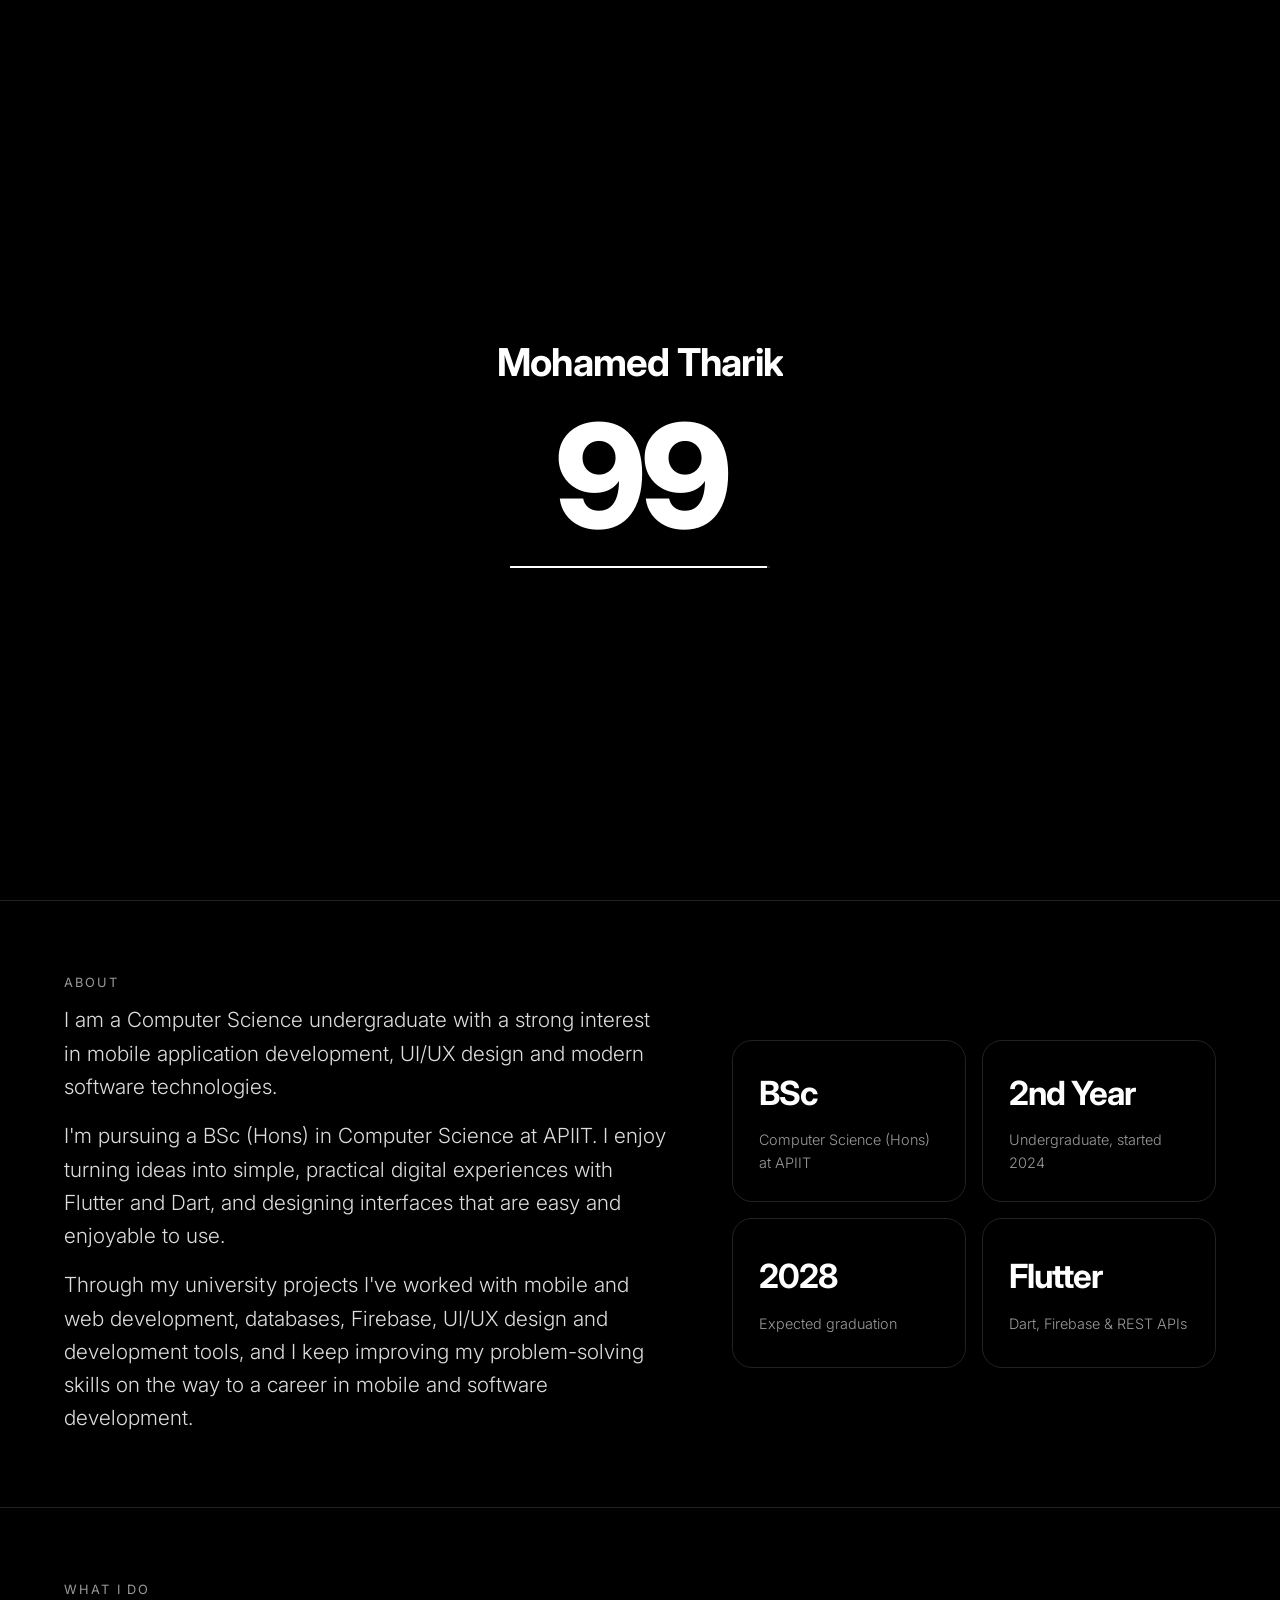
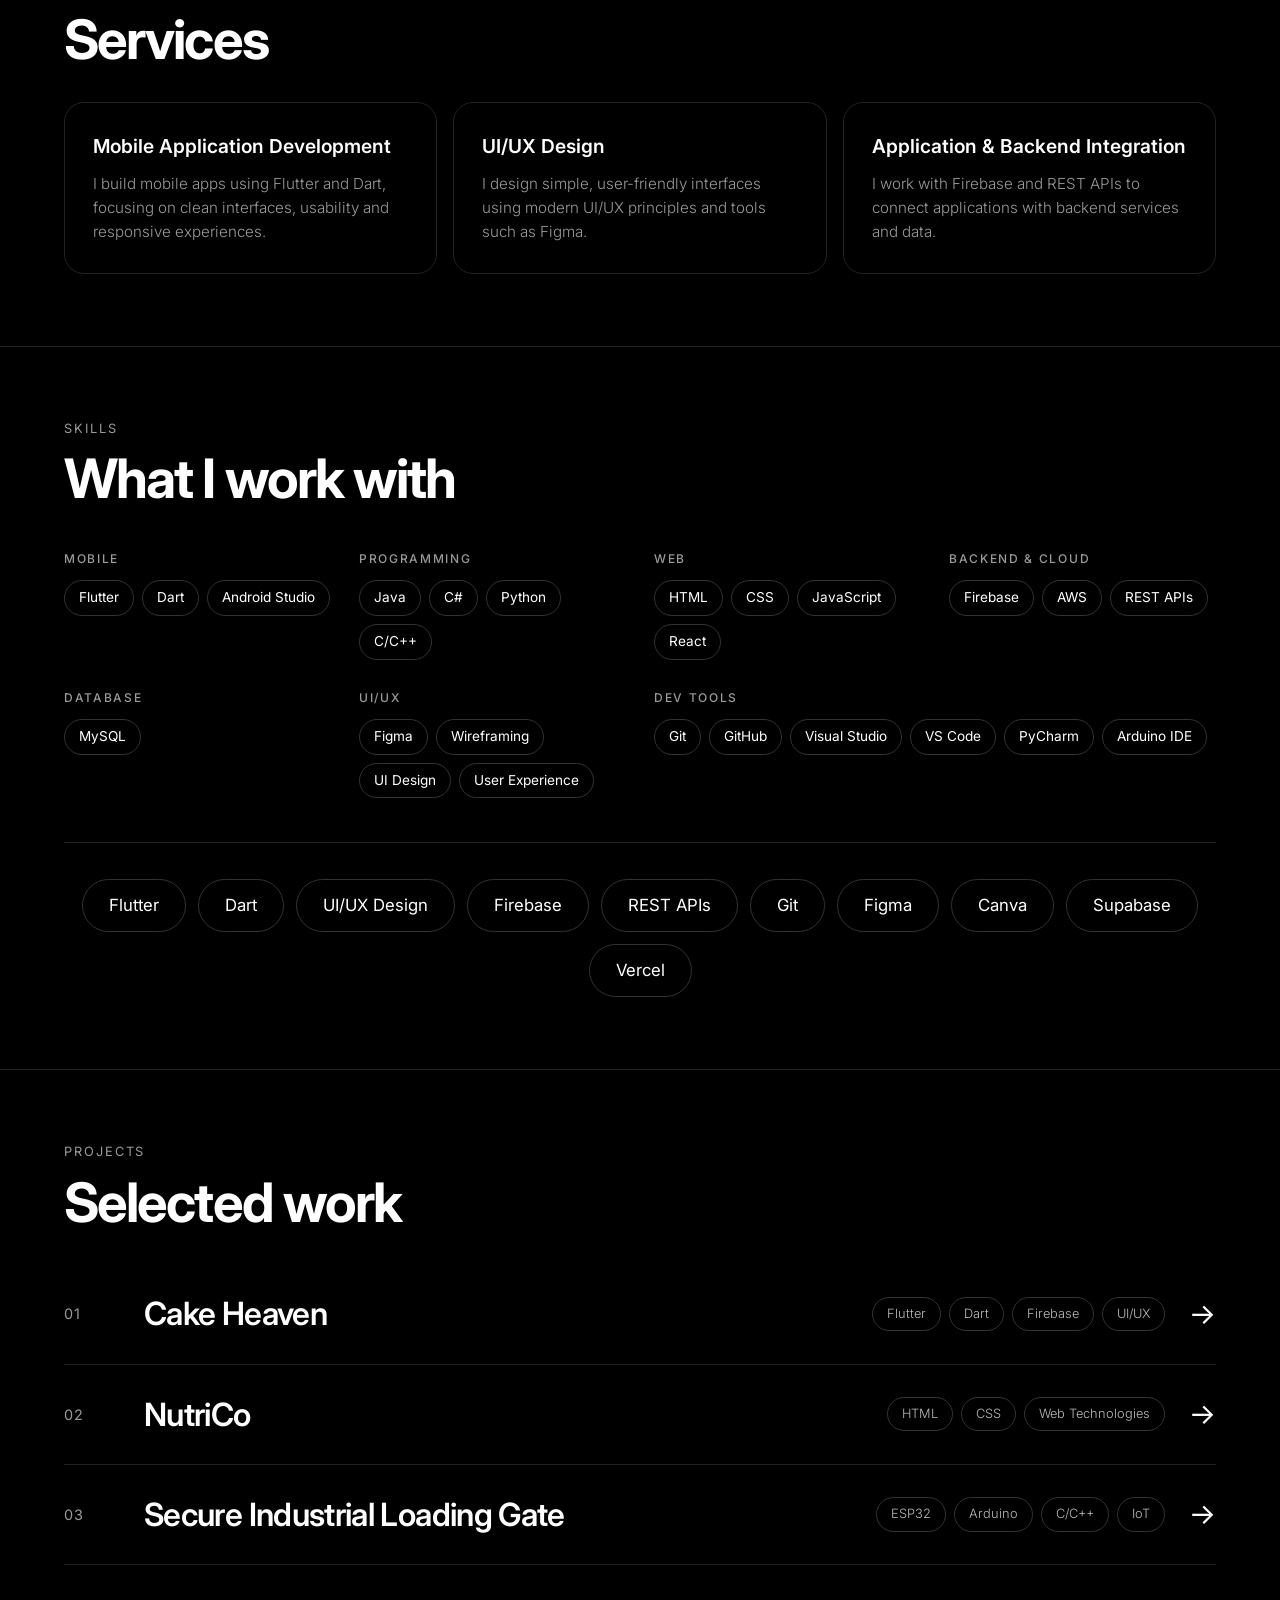
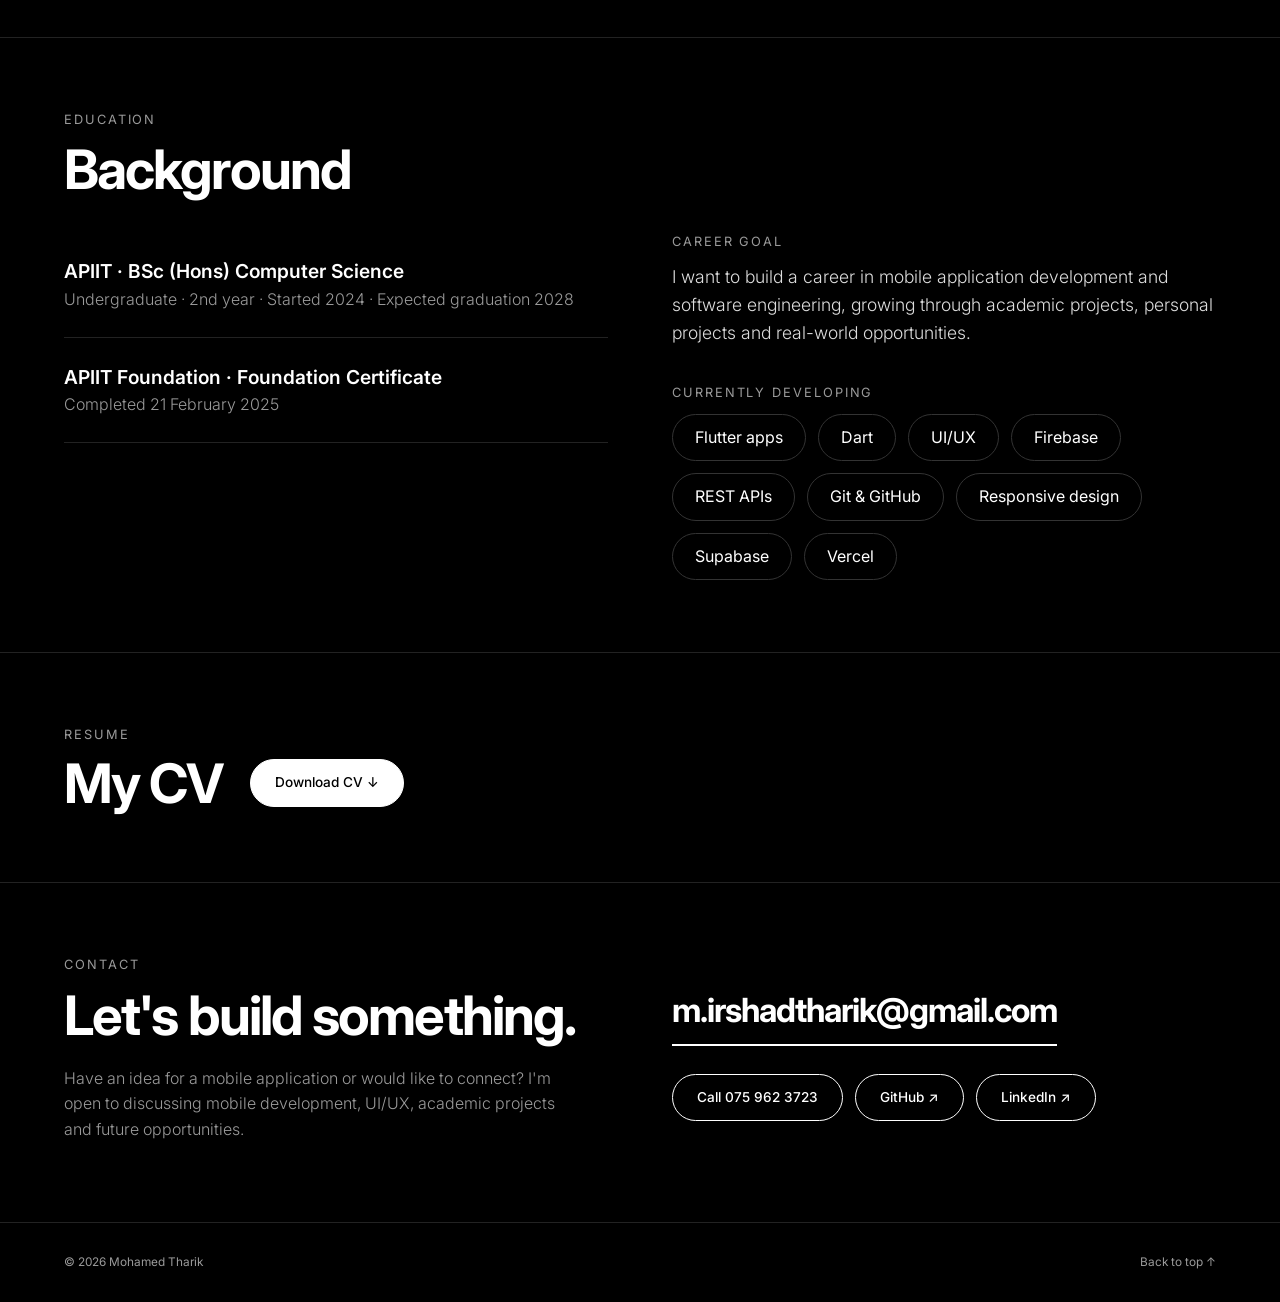
<file: index.html>
<!DOCTYPE html>
<html lang="en">
<head>
<meta charset="utf-8">
<meta name="viewport" content="width=device-width, initial-scale=1, viewport-fit=cover">
<title>Mohamed Tharik Portfolio</title>
<link href="https://fonts.googleapis.com/css2?family=Inter:wght@300;400;500;700;800&display=swap" rel="stylesheet">
<link rel="stylesheet" href="style.css">
</head>
<body class="loading">

<div id="bg">
  <div class="l g"></div>
  <div class="l spot" id="spot"></div>
  <div class="l glow" id="glow"></div>
  <div class="l grain"></div>
</div>

<!-- LOAD TRANSITION -->
<div class="loader" id="loader">
  <div class="panel top"></div>
  <div class="panel bot"></div>
  <div class="l-inner">
    <div class="l-name"><span>Mohamed Tharik</span></div>
    <div class="l-count" id="count">0</div>
    <div class="l-bar"><i id="bar"></i></div>
  </div>
</div>

<!-- NAVIGATION: MT. LOGO REMOVED -->
<nav class="site-nav" aria-label="Main navigation">
  <button class="nav-toggle" type="button" aria-label="Open navigation menu" aria-expanded="false" aria-controls="primary-navigation">
    <span></span><span></span><span></span>
  </button>
  <ul id="primary-navigation">
    <li><a href="#top">Home</a></li>
    <li><a href="#about">About</a></li>
    <li><a href="#skills">Skills</a></li>
    <li><a href="#projects">Projects</a></li>
    <li><a href="#education">Education</a></li>
    <li><a href="#resume">Resume</a></li>
    <li><a href="#contact">Contact</a></li>
  </ul>
  <a href="#contact" class="logo">Let's Talk ↗</a>
</nav>

<!-- HERO -->
<section class="hero" id="top">
  <div class="hero-grid">
    <div class="hero-text">
      <div class="tag rv">
        <i></i>Available for Mobile App &amp; Development Opportunities
      </div>

      <h1>
        <span class="line"><span>Hi, I'm</span></span>
        <span class="line"><span>Mohamed</span></span>
        <span class="line"><span>Tharik.</span></span>
      </h1>

      <p class="sub rv d2">
        Flutter &amp; Dart Developer | UI/UX Enthusiast |
        Building clean, simple and user-friendly digital experiences.
      </p>

      <div class="btns rv d3">
        <a class="btn solid" href="#projects">View Projects</a>
        <a class="btn ghost cv" href="Mohamed_Irshad_Tharik_CV.pdf" download="Mohamed_Irshad_Tharik_CV.pdf">Download CV</a>
        <a class="btn ghost" href="#contact">Get in Touch</a>
      </div>
    </div>

    <div class="hero-avatar rv d2">
      <div class="frame">
        <div class="ring"></div>
        <div class="ph" id="face" role="img" aria-label="Photo of Mohamed Tharik">
          <img class="avatar-photo" src="assets/mohamed-avatar.png" alt="Mohamed Tharik wearing a white hoodie" />
          <canvas class="avatar-mouth" id="mouthcv" width="1087" height="1447" aria-hidden="true"></canvas>
        </div>
        <div class="wave">
          <i></i><i></i><i></i><i></i><i></i><i></i><i></i>
        </div>
      </div>

      <div class="bubble"><span id="say">Tap play to hear about me.</span></div>
      <button class="play" id="play" type="button">▶ Watch my intro</button>
      <small id="vn" style="color:#666;font-size:.72rem;text-align:center;min-height:1em"></small>
    </div>
  </div>
</section>

<!-- ABOUT -->
<section id="about" class="about">
  <div class="about-text">
  <div class="label rv">About</div>
  <p class="rv">
    I am a Computer Science undergraduate with a strong interest in
    mobile application development, UI/UX design and modern software technologies.
  </p>
  <p class="rv">
    I'm pursuing a BSc (Hons) in Computer Science at APIIT. I enjoy turning
    ideas into simple, practical digital experiences with Flutter and Dart,
    and designing interfaces that are easy and enjoyable to use.
  </p>
  <p class="rv">
    Through my university projects I've worked with mobile and web development,
    databases, Firebase, UI/UX design and development tools, and I keep improving
    my problem-solving skills on the way to a career in mobile and software development.
  </p>
  </div>
  <div class="about-side">
    <div class="stat rv"><b>BSc</b><span>Computer Science (Hons) at APIIT</span></div>
    <div class="stat rv"><b>2nd Year</b><span>Undergraduate, started 2024</span></div>
    <div class="stat rv"><b>2028</b><span>Expected graduation</span></div>
    <div class="stat rv"><b>Flutter</b><span>Dart, Firebase &amp; REST APIs</span></div>
  </div>
</section>

<!-- SERVICES -->
<section id="what">
  <div class="label rv">What I Do</div>
  <h2 class="h2 rv">Services</h2>

  <div class="cards">
    <div class="card rv">
      <h3>Mobile Application Development</h3>
      <p>I build mobile apps using Flutter and Dart, focusing on clean interfaces, usability and responsive experiences.</p>
    </div>

    <div class="card rv">
      <h3>UI/UX Design</h3>
      <p>I design simple, user-friendly interfaces using modern UI/UX principles and tools such as Figma.</p>
    </div>

    <div class="card rv">
      <h3>Application &amp; Backend Integration</h3>
      <p>I work with Firebase and REST APIs to connect applications with backend services and data.</p>
    </div>
  </div>
</section>

<!-- SKILLS -->
<section id="skills">
  <div class="skills-head">
    <div>
      <div class="label rv">Skills</div>
      <h2 class="h2 rv">What I work with</h2>
    </div>
  </div>

  <div class="sg rv">
    <div>
      <h4>Mobile</h4>
      <div class="chips"><span>Flutter</span><span>Dart</span><span>Android Studio</span></div>
    </div>
    <div>
      <h4>Programming</h4>
      <div class="chips"><span>Java</span><span>C#</span><span>Python</span><span>C/C++</span></div>
    </div>
    <div>
      <h4>Web</h4>
      <div class="chips"><span>HTML</span><span>CSS</span><span>JavaScript</span><span>React</span></div>
    </div>
    <div>
      <h4>Backend &amp; Cloud</h4>
      <div class="chips"><span>Firebase</span><span>AWS</span><span>REST APIs</span></div>
    </div>
    <div>
      <h4>Database</h4>
      <div class="chips"><span>MySQL</span></div>
    </div>
    <div>
      <h4>UI/UX</h4>
      <div class="chips"><span>Figma</span><span>Wireframing</span><span>UI Design</span><span>User Experience</span></div>
    </div>
    <div class="wide">
      <h4>Dev Tools</h4>
      <div class="chips">
        <span>Git</span><span>GitHub</span><span>Visual Studio</span>
        <span>VS Code</span><span>PyCharm</span><span>Arduino IDE</span>
      </div>
    </div>
  </div>
  <div class="chips big center rv">
    <span>Flutter</span><span>Dart</span><span>UI/UX Design</span>
    <span>Firebase</span><span>REST APIs</span><span>Git</span>
    <span>Figma</span><span>Canva</span><span>Supabase</span><span>Vercel</span>
  </div>
</section>

<!-- SELECTED WORK -->
<section id="projects">
  <div class="label rv">Projects</div>
  <h2 class="h2 rv">Selected work</h2>

  <!-- CAKE HEAVEN -->
  <details class="p rv">
    <summary class="proj">
      <div>
        <h3>Cake Heaven</h3>
        <small>Flutter · Dart · Firebase · UI/UX</small>
      </div>
      <span class="tags"><i>Flutter</i><i>Dart</i><i>Firebase</i><i>UI/UX</i></span>
      <span class="arr">→</span>
    </summary>

    <div class="pb">
      <p>
        A mobile cake-ordering app with user authentication, cake browsing,
        categories, details, a shopping cart and an About section, focused
        on a clean, attractive experience.
      </p>

      <span class="tech">
        Features: login &amp; registration · Firebase auth · forgot password ·
        categories · search · sizes &amp; prices · cart · profile ·
        dark/light theme · responsive UI
      </span>

      <a class="project-more-link" href="cake-heaven.html">
        More about this project <span aria-hidden="true">↗</span>
      </a>
    </div>
  </details>

  <!-- NUTRICO -->
  <details class="p rv">
    <summary class="proj">
      <div>
        <h3>NutriCo</h3>
        <small>HTML · CSS · Web Technologies</small>
      </div>
      <span class="tags"><i>HTML</i><i>CSS</i><i>Web Technologies</i></span>
      <span class="arr">→</span>
    </summary>

    <div class="pb">
      <p>
        A nutrition-focused academic website presenting nutrition information
        through a structured, user-friendly interface.
      </p>

      <span class="tech">
        Focus: web development · UI design · responsive layout
      </span>

      <a class="project-more-link" href="nutrico.html">
        More about this project <span aria-hidden="true">↗</span>
      </a>
    </div>
  </details>

  <!-- SECURE INDUSTRIAL LOADING GATE -->
  <details class="p rv">
    <summary class="proj">
      <div>
        <h3>Secure Industrial Loading Gate</h3>
        <small>ESP32 · Arduino · C/C++ · IoT</small>
      </div>
      <span class="tags"><i>ESP32</i><i>Arduino</i><i>C/C++</i><i>IoT</i></span>
      <span class="arr">→</span>
    </summary>

    <div class="pb">
      <p>
        An IoT/embedded prototype using an ESP32 with sensors and actuators
        to monitor and control an industrial loading gate.
      </p>

      <span class="tech">
        Parts: ESP32 · HC-SR04 · PIR sensor · potentiometer · servo · buzzer ·
        OLED · push button · Arduino IDE · Wokwi<br>
        Focus: sensor integration · hardware control · safety logic ·
        automated gate control
      </span>

      <a class="project-more-link" href="secure-loading-gate.html">
        More about this project <span aria-hidden="true">↗</span>
      </a>
    </div>
  </details>
</section>

<!-- EDUCATION -->
<section id="education">
  <div class="label rv">Education</div>
  <h2 class="h2 rv">Background</h2>
  <div class="two">
  <div class="col">

  <div class="edu rv">
    <b>APIIT · BSc (Hons) Computer Science</b>
    <p>Undergraduate · 2nd year · Started 2024 · Expected graduation 2028</p>
  </div>

  <div class="edu rv">
    <b>APIIT Foundation · Foundation Certificate</b>
    <p>Completed 21 February 2025</p>
  </div>

  </div>
  <div class="col">
  <div class="label rv">Career Goal</div>
  <p class="sec-p rv">
    I want to build a career in mobile application development and software
    engineering, growing through academic projects, personal projects and
    real-world opportunities.
  </p>

  <div class="label rv">Currently Developing</div>
  <div class="chips rv">
    <span>Flutter apps</span><span>Dart</span><span>UI/UX</span>
    <span>Firebase</span><span>REST APIs</span><span>Git &amp; GitHub</span>
    <span>Responsive design</span><span>Supabase</span><span>Vercel</span>
  </div>
  </div>
  </div>
</section>

<!-- RESUME -->
<section id="resume" class="resume">
  <div class="label rv">Resume</div>
  <div class="resume-row">
    <h2 class="h2 rv">My CV</h2>
    <a class="btn solid rv cv" href="Mohamed_Irshad_Tharik_CV.pdf" download="Mohamed_Irshad_Tharik_CV.pdf">Download CV ↓</a>
  </div>
</section>

<!-- CONTACT -->
<section id="contact" class="contact">
  <div class="c-left">
  <div class="label rv">Contact</div>
  <h2 class="h2 rv">Let's build something.</h2>

  <p class="t rv">
    Have an idea for a mobile application or would like to connect?
    I'm open to discussing mobile development, UI/UX, academic projects
    and future opportunities.
  </p>
  </div>
  <div class="c-right">

  <a class="mail rv" href="mailto:m.irshadtharik@gmail.com">
    m.irshadtharik@gmail.com
  </a>

  <div class="links rv">
    <a class="btn ghost" href="tel:0759623723">Call 075 962 3723</a>
    <a class="btn ghost" href="https://github.com/Irshad-Tharik" target="_blank" rel="noopener">GitHub ↗</a>
    <a class="btn ghost" href="https://www.linkedin.com/in/mohamed-tharik-a2761043a" target="_blank" rel="noopener">LinkedIn ↗</a>
  </div>
  </div>
</section>

<footer>
  <span>© 2026 Mohamed Tharik</span>
  <a href="#top">Back to top ↑</a>
</footer>

<script src="script.js"></script>
</body>
</html>
</file>
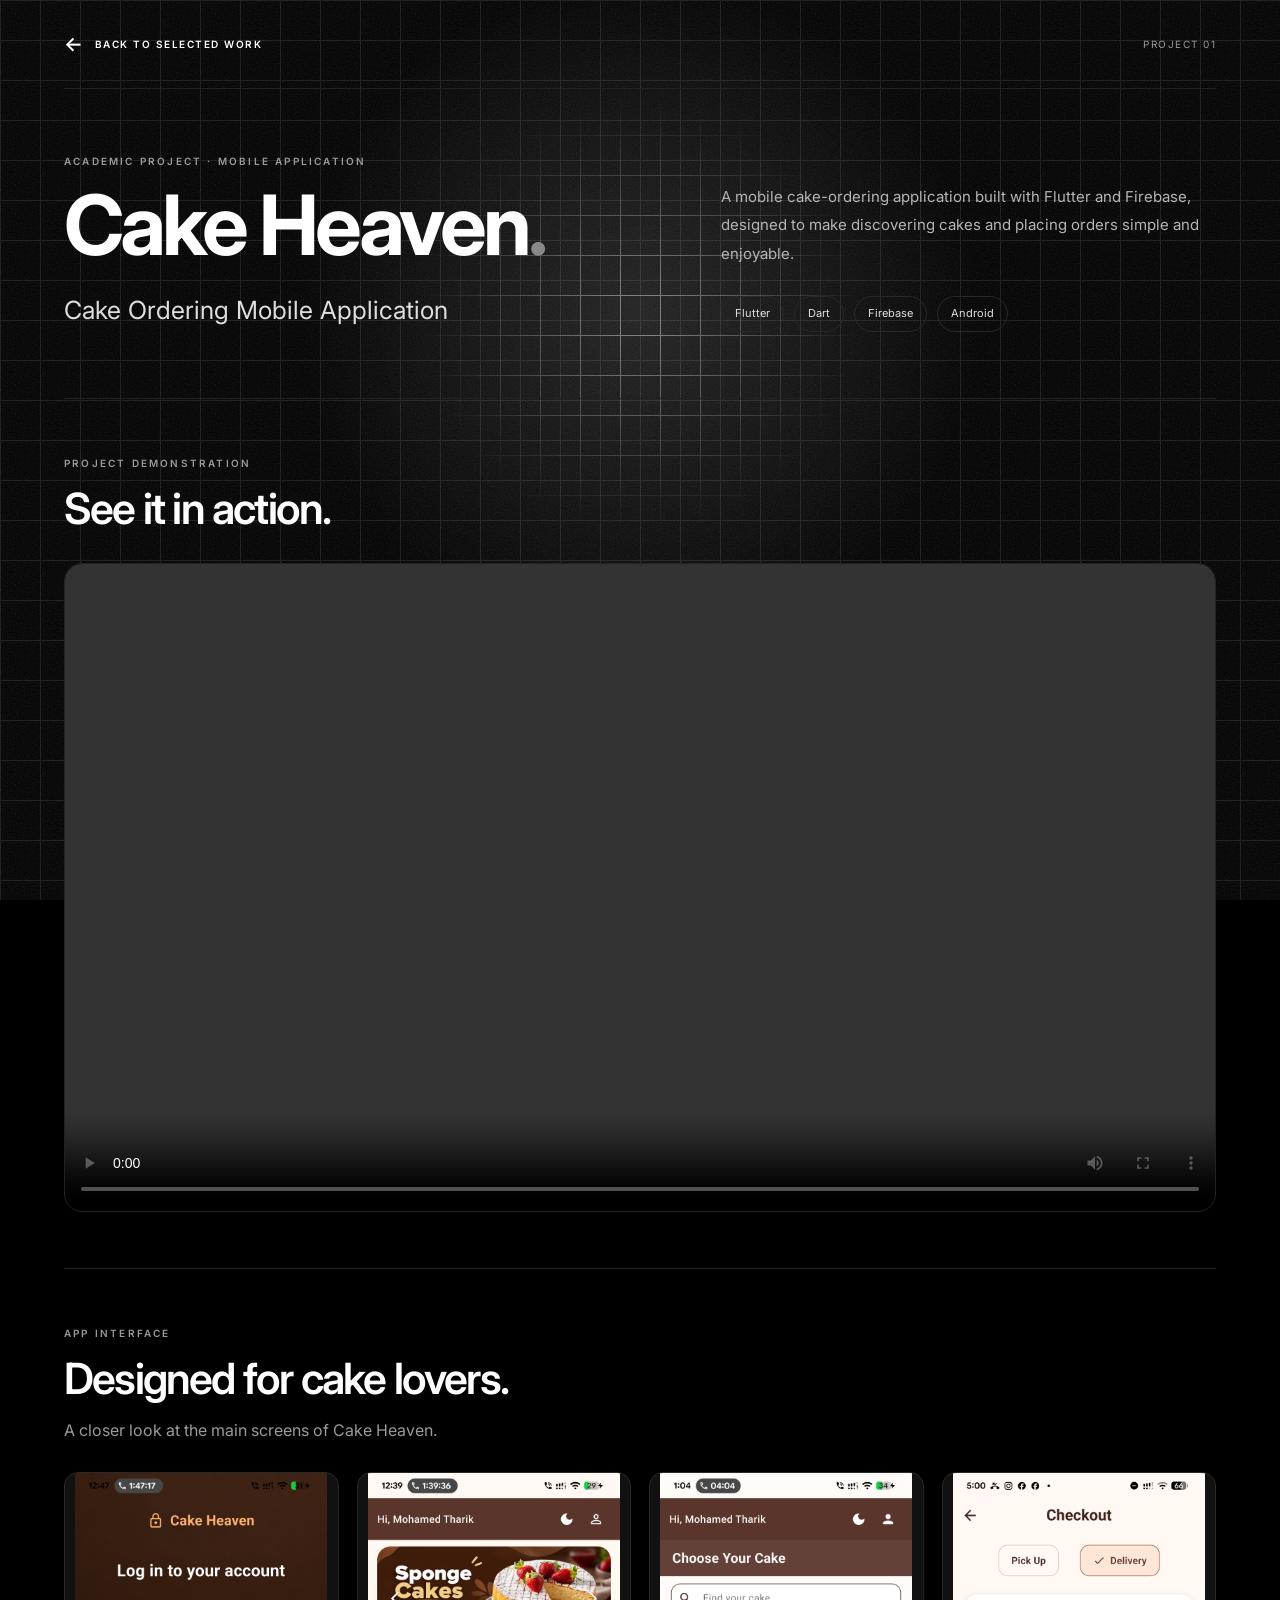
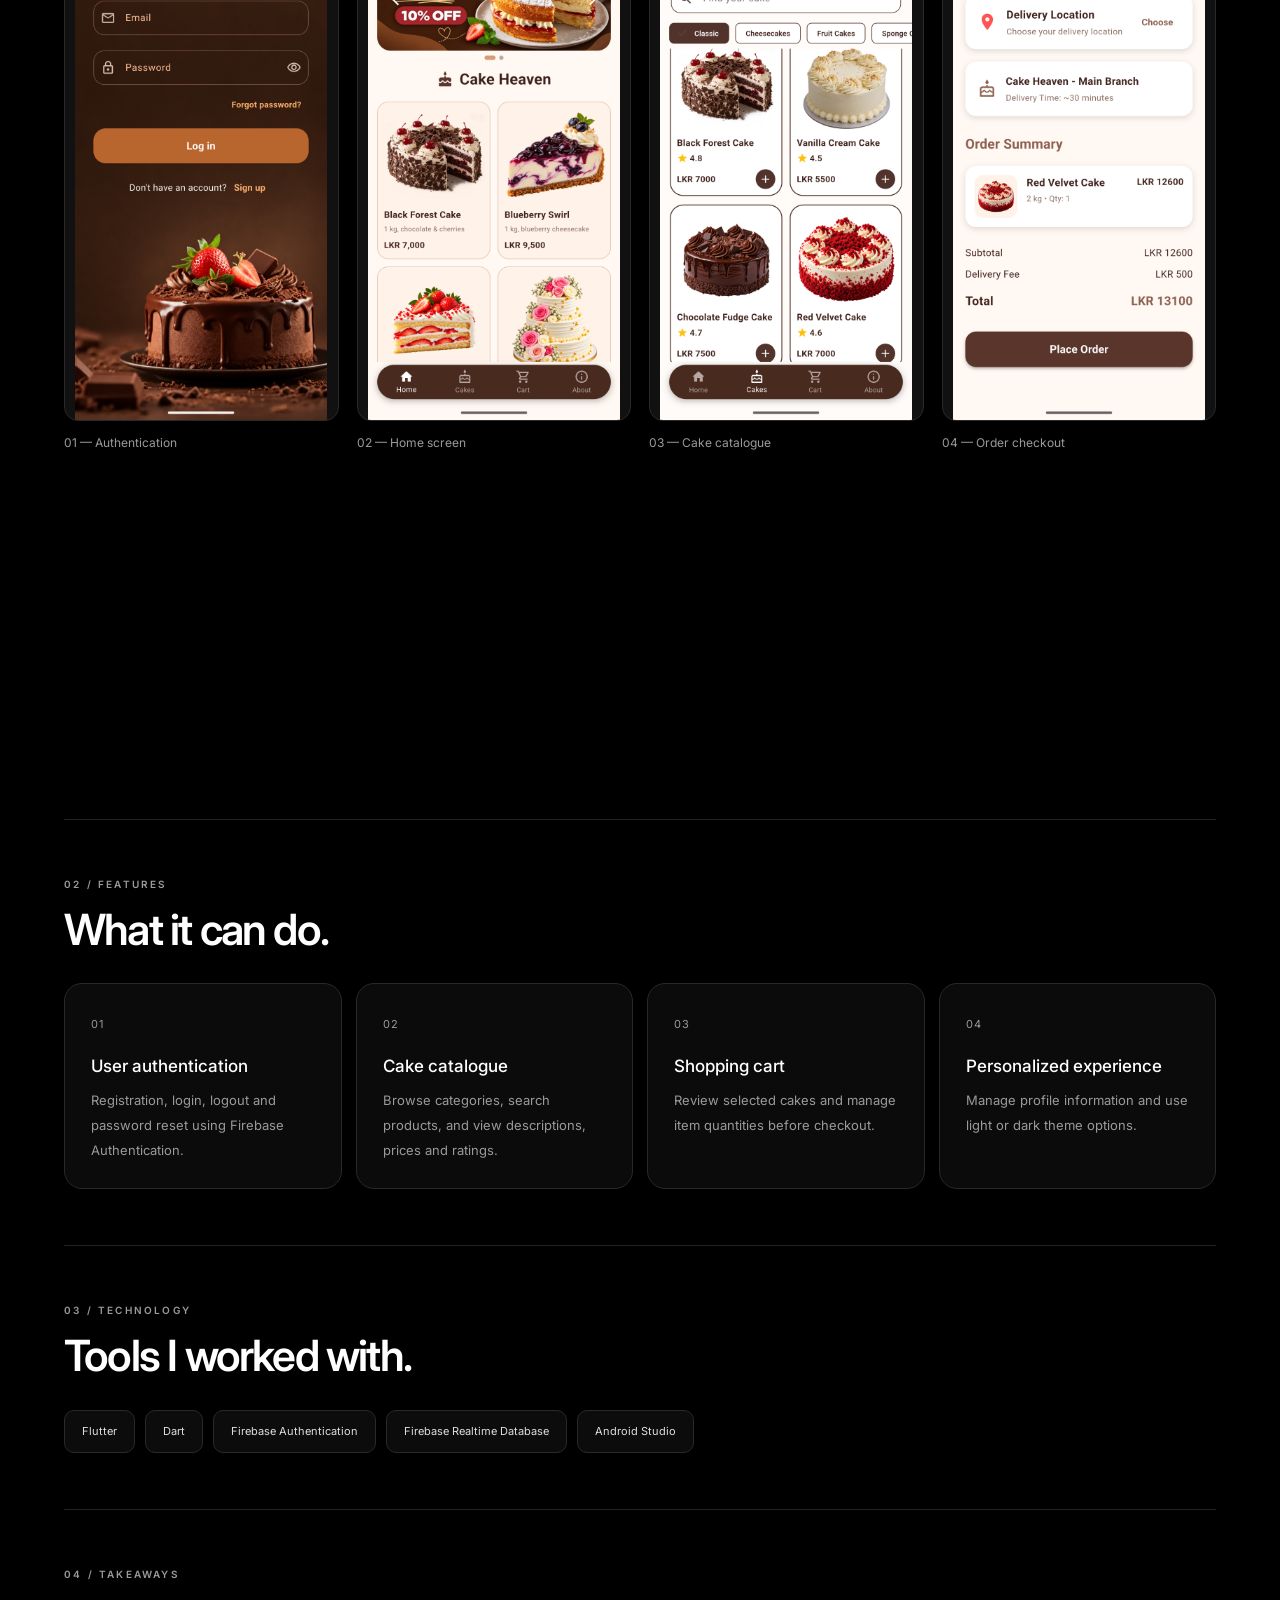
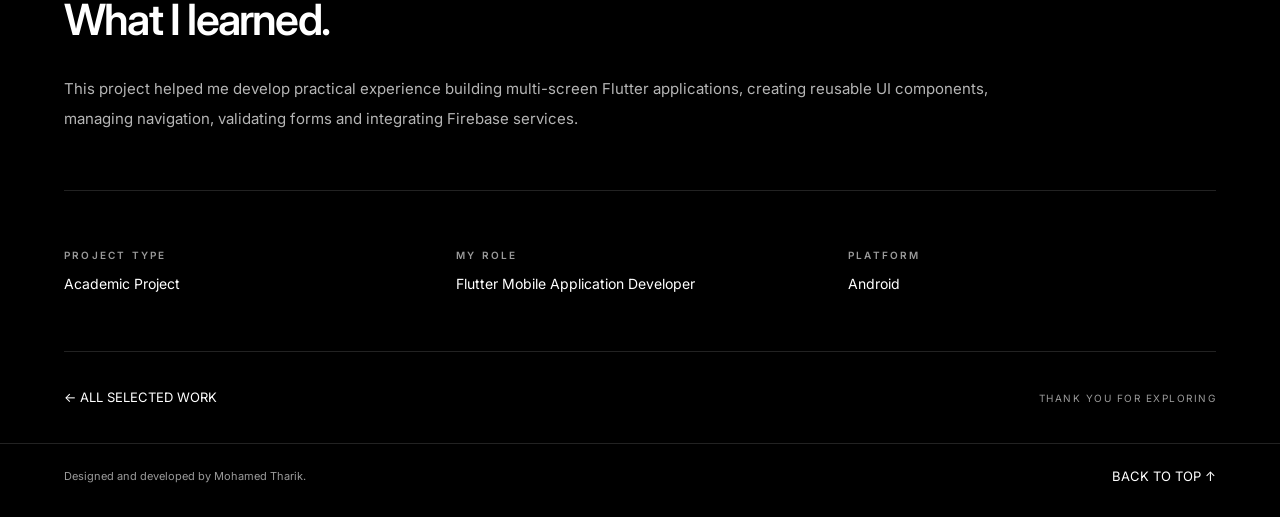
<file: cake-heaven.html>
<!DOCTYPE html>
<html lang="en">
<head>
    <meta charset="UTF-8">
    <meta name="viewport" content="width=device-width, initial-scale=1.0">
    <title>Cake Heaven | Mohamed Tharik</title>

    <link rel="stylesheet" href="cake-heaven.css">

    <link rel="preconnect" href="https://fonts.googleapis.com">
    <link rel="preconnect" href="https://fonts.gstatic.com" crossorigin>
    <link href="https://fonts.googleapis.com/css2?family=Inter:wght@300;400;500;600;700;800&display=swap" rel="stylesheet">
</head>

<body class="cake-project-page">

    <!-- Animated portfolio background -->
    <div id="bg" aria-hidden="true">
        <div class="l g"></div>
        <div class="l spot" id="spot"></div>
        <div class="l glow" id="glow"></div>
        <div class="l grain"></div>
    </div>

    <main>

        <!-- Back link and project number -->
        <div class="project-topbar">
            <a href="index.html#projects" class="back-to-work">
                <span aria-hidden="true">←</span>
                BACK TO SELECTED WORK
            </a>
            <span class="project-number">PROJECT 01</span>
        </div>

        <!-- Project Introduction -->
        <section class="project-hero">
            <p class="project-eyebrow">
                ACADEMIC PROJECT · MOBILE APPLICATION
            </p>

            <h1>Cake Heaven<span>.</span></h1>

            <p class="project-subtitle">
                Cake Ordering Mobile Application
            </p>

            <p class="project-description">
                A mobile cake-ordering application built with Flutter and
                Firebase, designed to make discovering cakes and placing
                orders simple and enjoyable.
            </p>

            <div class="project-tags">
                <span>Flutter</span>
                <span>Dart</span>
                <span>Firebase</span>
                <span>Android</span>
            </div>
        </section>

        <!-- Project Demonstration -->
        <section class="project-section">
            <div class="section-heading">
                <p class="project-eyebrow">PROJECT DEMONSTRATION</p>
                <h2>See it in action.</h2>
            </div>

            <div class="project-video">
                <video controls preload="metadata" playsinline>
                    <source src="assets/cake-heaven.mp4" type="video/mp4">
                    Your browser does not support video playback.
                </video>
            </div>
        </section>

        <!-- App Screenshots -->
        <section class="project-section">
            <div class="section-heading">
                <p class="project-eyebrow">APP INTERFACE</p>
                <h2>Designed for cake lovers.</h2>
                <p>A closer look at the main screens of Cake Heaven.</p>
            </div>

            <div class="project-gallery">
                <figure>
                    <img src="assets/cake-login.png"
                         alt="Cake Heaven login screen">
                    <figcaption>01 — Authentication</figcaption>
                </figure>

                <figure>
                    <img src="assets/cake-home.png"
                         alt="Cake Heaven home screen">
                    <figcaption>02 — Home screen</figcaption>
                </figure>

                <figure>
                    <img src="assets/cake-catalogue.png"
                         alt="Cake Heaven cake catalogue">
                    <figcaption>03 — Cake catalogue</figcaption>
                </figure>

                <figure>
                    <img src="assets/cake-checkout.png"
                         alt="Cake Heaven checkout screen">
                    <figcaption>04 — Order checkout</figcaption>
                </figure>
            </div>
        </section>

        <!-- Project Overview -->
        <section class="project-section project-overview">
            <div class="section-heading">
                <p class="project-eyebrow">01 / OVERVIEW</p>
                <h2>About the project.</h2>
            </div>

            <p>
                Cake Heaven is an academic mobile application developed
                using Flutter and Dart. It allows users to explore cakes,
                view product details, manage a shopping cart, and proceed
                through the ordering process. Firebase Authentication
                supports user account management, while Firebase Realtime
                Database stores profile-related information.
            </p>
        </section>

        <!-- Features -->
        <section class="project-section">
            <div class="section-heading">
                <p class="project-eyebrow">02 / FEATURES</p>
                <h2>What it can do.</h2>
            </div>

            <div class="feature-grid">
                <article class="feature-card">
                    <span>01</span>
                    <h3>User authentication</h3>
                    <p>
                        Registration, login, logout and password reset
                        using Firebase Authentication.
                    </p>
                </article>

                <article class="feature-card">
                    <span>02</span>
                    <h3>Cake catalogue</h3>
                    <p>
                        Browse categories, search products, and view
                        descriptions, prices and ratings.
                    </p>
                </article>

                <article class="feature-card">
                    <span>03</span>
                    <h3>Shopping cart</h3>
                    <p>
                        Review selected cakes and manage item quantities
                        before checkout.
                    </p>
                </article>

                <article class="feature-card">
                    <span>04</span>
                    <h3>Personalized experience</h3>
                    <p>
                        Manage profile information and use light or
                        dark theme options.
                    </p>
                </article>
            </div>
        </section>

        <!-- Technologies -->
        <section class="project-section">
            <div class="section-heading">
                <p class="project-eyebrow">03 / TECHNOLOGY</p>
                <h2>Tools I worked with.</h2>
            </div>

            <div class="technology-list">
                <span>Flutter</span>
                <span>Dart</span>
                <span>Firebase Authentication</span>
                <span>Firebase Realtime Database</span>
                <span>Android Studio</span>
            </div>
        </section>

        <!-- Learning -->
        <section class="project-section project-learning">
            <div class="section-heading">
                <p class="project-eyebrow">04 / TAKEAWAYS</p>
                <h2>What I learned.</h2>
            </div>

            <p>
                This project helped me develop practical experience
                building multi-screen Flutter applications, creating
                reusable UI components, managing navigation, validating
                forms and integrating Firebase services.
            </p>
        </section>

        <!-- Project Information -->
        <section class="project-section project-info">
            <div>
                <p class="project-eyebrow">PROJECT TYPE</p>
                <p>Academic Project</p>
            </div>

            <div>
                <p class="project-eyebrow">MY ROLE</p>
                <p>Flutter Mobile Application Developer</p>
            </div>

            <div>
                <p class="project-eyebrow">PLATFORM</p>
                <p>Android</p>
            </div>
        </section>

        <!-- Bottom Navigation -->
        <section class="project-end">
            <a href="index.html#projects">← ALL SELECTED WORK</a>
            <span>THANK YOU FOR EXPLORING</span>
        </section>

    </main>

    <footer class="project-footer">
        <p>Designed and developed by Mohamed Tharik.</p>
        <a href="index.html#top">BACK TO TOP ↑</a>
    </footer>

    <script src="cake-heaven.js"></script>
</body>
</html>
</file>
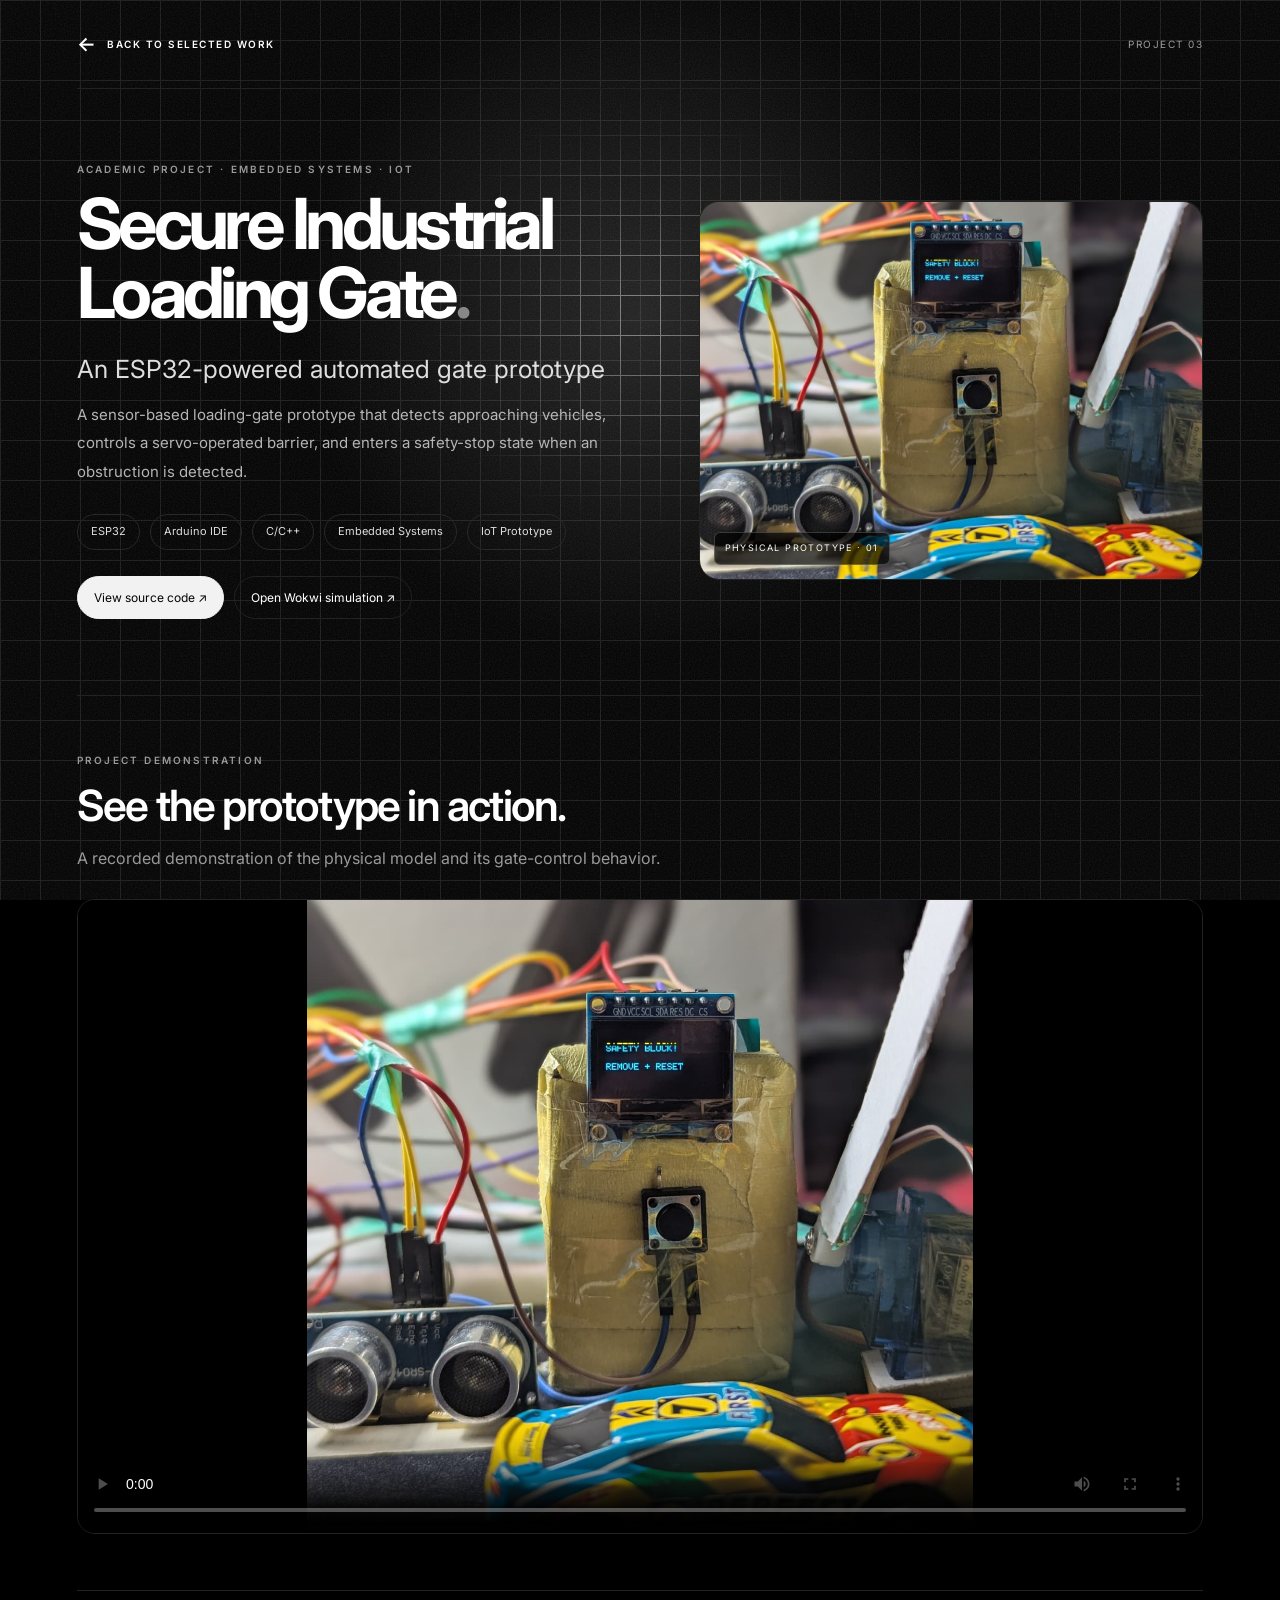
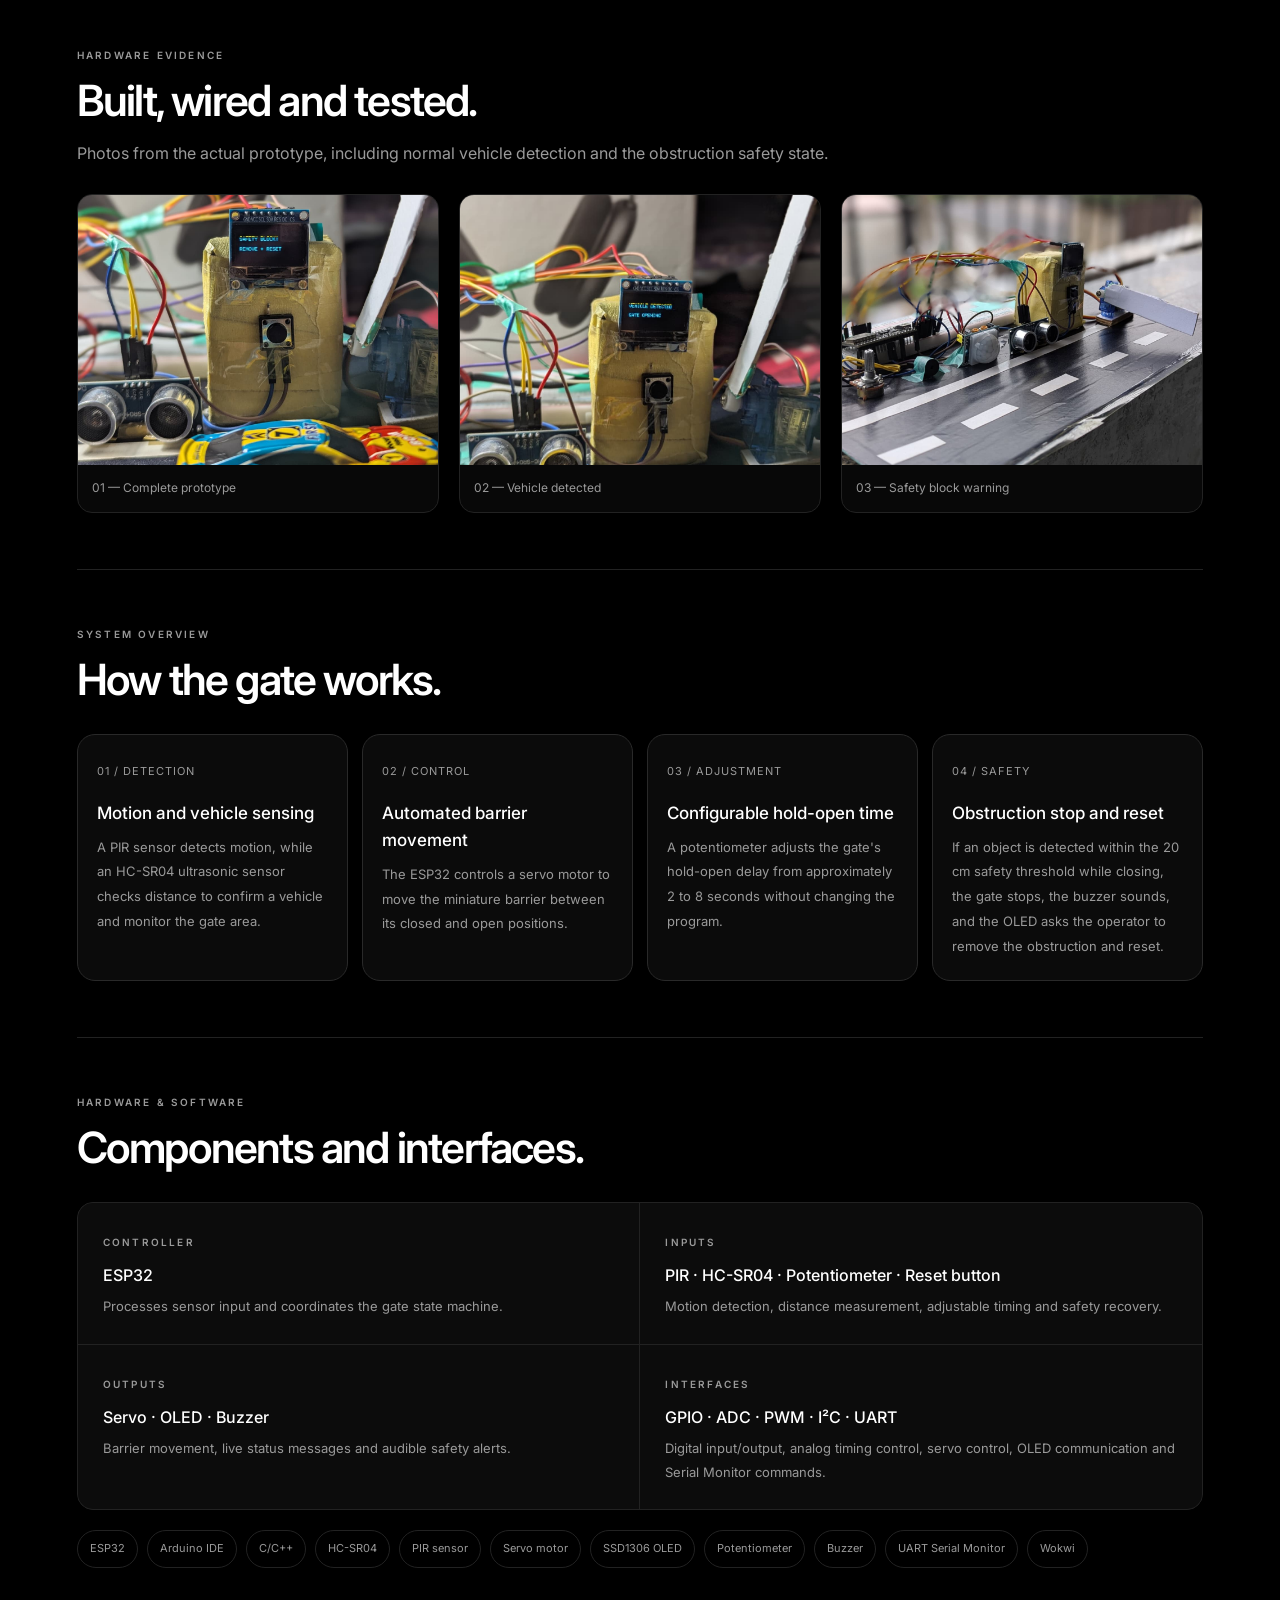
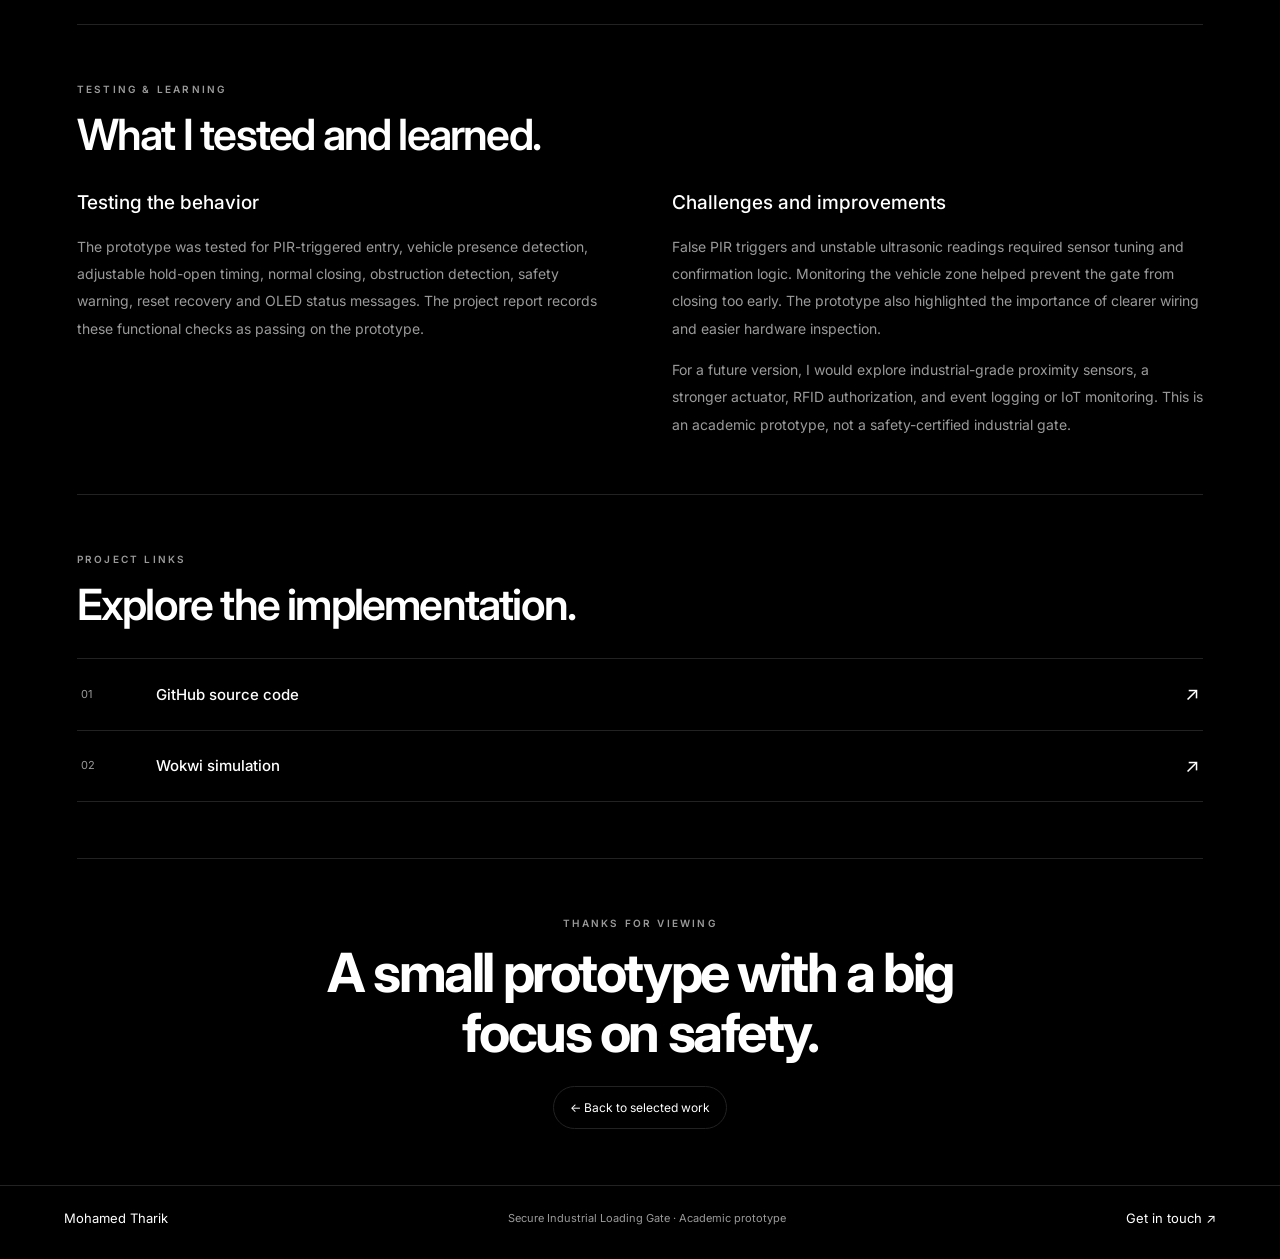
<file: secure-loading-gate.html>
<!DOCTYPE html>
<html lang="en">
<head>
  <meta charset="UTF-8">
  <meta name="viewport" content="width=device-width, initial-scale=1.0">
  <meta name="description" content="Secure Industrial Loading Gate — an ESP32-based embedded systems prototype with vehicle detection, servo barrier control, OLED status and obstruction safety mode.">
  <title>Secure Industrial Loading Gate | Mohamed Tharik</title>
  <link rel="stylesheet" href="cake-heaven.css">
  <link rel="stylesheet" href="secure-loading-gate.css">
  <link rel="preconnect" href="https://fonts.googleapis.com">
  <link rel="preconnect" href="https://fonts.gstatic.com" crossorigin>
  <link href="https://fonts.googleapis.com/css2?family=Inter:wght@300;400;500;600;700;800&display=swap" rel="stylesheet">
</head>
<body class="cake-project-page gate-project-page">
  <div id="bg" aria-hidden="true">
    <div class="l g"></div>
    <div class="l spot" id="spot"></div>
    <div class="l glow" id="glow"></div>
    <div class="l grain"></div>
  </div>

  <main>
    <div class="project-topbar">
      <a href="index.html#projects" class="back-to-work"><span aria-hidden="true">←</span> BACK TO SELECTED WORK</a>
      <span class="project-number">PROJECT 03</span>
    </div>

    <section class="project-hero gate-hero">
      <div class="gate-hero-copy">
        <p class="project-eyebrow">ACADEMIC PROJECT · EMBEDDED SYSTEMS · IOT</p>
        <h1>Secure Industrial<br>Loading Gate<span>.</span></h1>
        <p class="project-subtitle">An ESP32-powered automated gate prototype</p>
        <p class="project-description">A sensor-based loading-gate prototype that detects approaching vehicles, controls a servo-operated barrier, and enters a safety-stop state when an obstruction is detected.</p>
        <div class="project-tags"><span>ESP32</span><span>Arduino IDE</span><span>C/C++</span><span>Embedded Systems</span><span>IoT Prototype</span></div>
        <div class="gate-actions">
          <a class="gate-button gate-button-primary" href="https://github.com/Irshad-Tharik/Industrial-Loading-Gate.git" target="_blank" rel="noopener noreferrer">View source code ↗</a>
          <a class="gate-button" href="https://wokwi.com/projects/474060838689793025" target="_blank" rel="noopener noreferrer">Open Wokwi simulation ↗</a>
        </div>
      </div>
      <a class="gate-hero-image" href="assets/loading-gate-overview.jpeg" target="_blank" rel="noopener" aria-label="Open full-size loading gate prototype photo">
        <img src="assets/loading-gate-overview.jpeg" alt="Physical Secure Industrial Loading Gate prototype showing the ESP32, sensors, OLED and servo barrier" fetchpriority="high">
        <span>PHYSICAL PROTOTYPE · 01</span>
      </a>
    </section>

    <section class="project-section reveal-section">
      <div class="section-heading">
        <p class="project-eyebrow">PROJECT DEMONSTRATION</p>
        <h2>See the prototype in action.</h2>
        <p>A recorded demonstration of the physical model and its gate-control behavior.</p>
      </div>
      <div class="project-video gate-video">
        <video controls preload="metadata" playsinline poster="assets/loading-gate-overview.jpeg">
          <source src="assets/loading-gate-demo.mp4" type="video/mp4">
          Your browser does not support video playback.
        </video>
      </div>
    </section>

    <section class="project-section reveal-section">
      <div class="section-heading">
        <p class="project-eyebrow">HARDWARE EVIDENCE</p>
        <h2>Built, wired and tested.</h2>
        <p>Photos from the actual prototype, including normal vehicle detection and the obstruction safety state.</p>
      </div>
      <div class="project-gallery gate-gallery">
        <figure><a href="assets/loading-gate-overview.jpeg" target="_blank" rel="noopener"><img src="assets/loading-gate-overview.jpeg" alt="Full miniature loading gate model with ESP32 board, PIR and ultrasonic sensors, OLED and servo barrier" loading="lazy"></a><figcaption>01 — Complete prototype</figcaption></figure>
        <figure><a href="assets/loading-gate-vehicle-detected.jpeg" target="_blank" rel="noopener"><img src="assets/loading-gate-vehicle-detected.jpeg" alt="OLED shows vehicle detected and gate opening during normal operation" loading="lazy"></a><figcaption>02 — Vehicle detected</figcaption></figure>
        <figure><a href="assets/loading-gate-safety-block.jpeg" target="_blank" rel="noopener"><img src="assets/loading-gate-safety-block.jpeg" alt="OLED safety screen displaying Safety Block and Remove plus Reset" loading="lazy"></a><figcaption>03 — Safety block warning</figcaption></figure>
      </div>
    </section>

    <section class="project-section reveal-section">
      <div class="section-heading"><p class="project-eyebrow">SYSTEM OVERVIEW</p><h2>How the gate works.</h2></div>
      <div class="feature-grid gate-feature-grid">
        <article class="feature-card"><span>01 / DETECTION</span><h3>Motion and vehicle sensing</h3><p>A PIR sensor detects motion, while an HC-SR04 ultrasonic sensor checks distance to confirm a vehicle and monitor the gate area.</p></article>
        <article class="feature-card"><span>02 / CONTROL</span><h3>Automated barrier movement</h3><p>The ESP32 controls a servo motor to move the miniature barrier between its closed and open positions.</p></article>
        <article class="feature-card"><span>03 / ADJUSTMENT</span><h3>Configurable hold-open time</h3><p>A potentiometer adjusts the gate's hold-open delay from approximately 2 to 8 seconds without changing the program.</p></article>
        <article class="feature-card"><span>04 / SAFETY</span><h3>Obstruction stop and reset</h3><p>If an object is detected within the 20 cm safety threshold while closing, the gate stops, the buzzer sounds, and the OLED asks the operator to remove the obstruction and reset.</p></article>
      </div>
    </section>

    <section class="project-section reveal-section">
      <div class="section-heading"><p class="project-eyebrow">HARDWARE & SOFTWARE</p><h2>Components and interfaces.</h2></div>
      <div class="gate-components">
        <div><span class="project-eyebrow">CONTROLLER</span><h3>ESP32</h3><p>Processes sensor input and coordinates the gate state machine.</p></div>
        <div><span class="project-eyebrow">INPUTS</span><h3>PIR · HC-SR04 · Potentiometer · Reset button</h3><p>Motion detection, distance measurement, adjustable timing and safety recovery.</p></div>
        <div><span class="project-eyebrow">OUTPUTS</span><h3>Servo · OLED · Buzzer</h3><p>Barrier movement, live status messages and audible safety alerts.</p></div>
        <div><span class="project-eyebrow">INTERFACES</span><h3>GPIO · ADC · PWM · I²C · UART</h3><p>Digital input/output, analog timing control, servo control, OLED communication and Serial Monitor commands.</p></div>
      </div>
      <div class="gate-tech-list"><span>ESP32</span><span>Arduino IDE</span><span>C/C++</span><span>HC-SR04</span><span>PIR sensor</span><span>Servo motor</span><span>SSD1306 OLED</span><span>Potentiometer</span><span>Buzzer</span><span>UART Serial Monitor</span><span>Wokwi</span></div>
    </section>

    <section class="project-section reveal-section">
      <div class="section-heading"><p class="project-eyebrow">TESTING & LEARNING</p><h2>What I tested and learned.</h2></div>
      <div class="gate-learning-grid">
        <div class="project-overview"><h3>Testing the behavior</h3><p>The prototype was tested for PIR-triggered entry, vehicle presence detection, adjustable hold-open timing, normal closing, obstruction detection, safety warning, reset recovery and OLED status messages. The project report records these functional checks as passing on the prototype.</p></div>
        <div class="project-learning"><h3>Challenges and improvements</h3><p>False PIR triggers and unstable ultrasonic readings required sensor tuning and confirmation logic. Monitoring the vehicle zone helped prevent the gate from closing too early. The prototype also highlighted the importance of clearer wiring and easier hardware inspection.</p><p>For a future version, I would explore industrial-grade proximity sensors, a stronger actuator, RFID authorization, and event logging or IoT monitoring. This is an academic prototype, not a safety-certified industrial gate.</p></div>
      </div>
    </section>

    <section class="project-section reveal-section">
      <div class="section-heading"><p class="project-eyebrow">PROJECT LINKS</p><h2>Explore the implementation.</h2></div>
      <div class="gate-link-row">
        <a href="https://github.com/Irshad-Tharik/Industrial-Loading-Gate.git" target="_blank" rel="noopener noreferrer"><span>01</span><strong>GitHub source code</strong><b>↗</b></a>
        <a href="https://wokwi.com/projects/474060838689793025" target="_blank" rel="noopener noreferrer"><span>02</span><strong>Wokwi simulation</strong><b>↗</b></a>
      </div>
    </section>

    <section class="project-section gate-end reveal-section">
      <p class="project-eyebrow">THANKS FOR VIEWING</p>
      <h2>A small prototype with a big focus on safety.</h2>
      <a class="gate-button" href="index.html#projects">← Back to selected work</a>
    </section>
  </main>
  <footer class="project-footer"><a href="index.html">Mohamed Tharik</a><p>Secure Industrial Loading Gate · Academic prototype</p><a href="index.html#contact">Get in touch ↗</a></footer>
  <script src="cake-heaven.js"></script>
</body>
</html>
</file>
<file: style.css>
/* ========================================
   PORTFOLIO — GLOBAL STYLES
   ======================================== */

:root {
  --bg: #000;
  --fg: #fff;
  --mute: #9a9a9a;
  --line: #222;
  --ease: cubic-bezier(.76, 0, .24, 1);
}

*,
*::before,
*::after {
  box-sizing: border-box;
  margin: 0;
  padding: 0;
}

html {
  scroll-behavior: smooth;
  scroll-padding-top: 85px;
}

body {
  background: var(--bg);
  color: var(--fg);
  font-family: Inter, system-ui, -apple-system, "Segoe UI", Roboto, Arial, sans-serif;
  line-height: 1.6;
  overflow-x: hidden;
}

body.loading {
  overflow: hidden;
}

a {
  color: inherit;
  text-decoration: none;
}

/* ========================================
   LOADING TRANSITION
   ======================================== */

.loader {
  position: fixed;
  inset: 0;
  z-index: 100;
  display: flex;
  align-items: center;
  justify-content: center;
  pointer-events: none;
}

.panel {
  position: absolute;
  left: 0;
  width: 100%;
  height: 50.5%;
  background: #000;
  transition: transform 1s var(--ease);
}

.panel.top { top: 0; }
.panel.bot { bottom: 0; }

.loader.done .top { transform: translateY(-101%); }
.loader.done .bot { transform: translateY(101%); }

.l-inner {
  position: relative;
  text-align: center;
  transition: opacity .4s, transform .6s var(--ease);
}

.loader.done .l-inner {
  opacity: 0;
  transform: translateY(-20px);
}

.l-name {
  overflow: hidden;
  font-size: clamp(1.4rem, 5vw, 2.4rem);
  font-weight: 700;
  letter-spacing: -.02em;
}

.l-name span {
  display: inline-block;
  transform: translateY(110%);
  animation: up .9s var(--ease) .1s forwards;
}

.l-count {
  margin-top: 10px;
  font-size: clamp(4rem, 18vw, 9rem);
  font-weight: 800;
  letter-spacing: -.05em;
  line-height: 1;
  font-variant-numeric: tabular-nums;
}

.l-bar {
  width: min(260px, 60vw);
  height: 2px;
  margin: 18px auto 0;
  overflow: hidden;
  background: var(--line);
}

.l-bar i {
  display: block;
  width: 0;
  height: 100%;
  background: #fff;
}

@keyframes up {
  to { transform: translateY(0); }
}

/* ========================================
   SCROLL REVEALS
   ======================================== */

.rv {
  opacity: 0;
  transform: translateY(40px);
  transition: opacity .9s var(--ease), transform .9s var(--ease);
}

.rv.in {
  opacity: 1;
  transform: none;
}

.line {
  display: block;
  overflow: hidden;
}

.line > span {
  display: block;
  transform: translateY(110%);
  transition: transform 1.1s var(--ease);
}

.ready .line > span { transform: none; }

.ready .line:nth-child(2) > span {
  transition-delay: .12s;
}

.ready .line:nth-child(3) > span {
  transition-delay: .24s;
}

.hero .rv { transition-delay: .5s; }
.hero .rv.d2 { transition-delay: .65s; }
.hero .rv.d3 { transition-delay: .8s; }

/* ========================================
   ANIMATED BACKGROUND — GRID, GLOW, GRAIN
   ======================================== */

#bg {
  position: fixed;
  inset: 0;
  z-index: 0;
  pointer-events: none;
  opacity: 0;
  transition: opacity 2.5s ease;
}

body.ready #bg { opacity: 1; }

#bg .l {
  position: absolute;
  inset: 0;
}

.g {
  background-image:
    linear-gradient(#1a1a1a 1px, transparent 1px),
    linear-gradient(90deg, #1a1a1a 1px, transparent 1px);
  background-size: 40px 40px;
}

.spot {
  width: 440px;
  height: 440px;
  background-image:
    linear-gradient(#777 1px, transparent 1px),
    linear-gradient(90deg, #777 1px, transparent 1px);
  background-size: 40px 40px;
  -webkit-mask-image: radial-gradient(closest-side, #000, transparent);
  mask-image: radial-gradient(closest-side, #000, transparent);
  will-change: transform;
}

.glow {
  width: 700px;
  height: 700px;
  background: radial-gradient(
    closest-side,
    rgba(255, 255, 255, .13),
    transparent
  );
  will-change: transform;
}

.grain {
  inset: -6% !important;
  opacity: .12;
  background-image: url("data:image/svg+xml,%3Csvg xmlns='http://www.w3.org/2000/svg' width='200' height='200'%3E%3Cfilter id='n'%3E%3CfeTurbulence type='fractalNoise' baseFrequency='.8' numOctaves='2' stitchTiles='stitch'/%3E%3C/filter%3E%3Crect width='100%25' height='100%25' filter='url(%23n)'/%3E%3C/svg%3E");
  animation: shake .6s steps(4) infinite;
}

@keyframes shake {
  25% { transform: translate(-3%, 2%); }
  50% { transform: translate(2%, -3%); }
  75% { transform: translate(-2%, -2%); }
}

section,
footer {
  position: relative;
  z-index: 1;
}

/* ========================================
   NAVIGATION — CENTERED, NO MT LOGO
   ======================================== */

nav {
  position: fixed;
  top: env(safe-area-inset-top, 0px);
  left: 0;
  right: 0;
  z-index: 50;

  display: flex;
  align-items: center;
  justify-content: center;

  min-height: 64px;
  padding: 16px 5vw;

  background: rgba(5, 5, 5, .35);
  backdrop-filter: blur(10px);
  -webkit-backdrop-filter: blur(10px);
  border-bottom: 1px solid rgba(255, 255, 255, .04);
}

/* Hide the left MT logo only */
nav > .logo:first-child {
  display: none;
}

/* Center links */
nav ul {
  display: flex;
  align-items: center;
  justify-content: center;
  flex-wrap: wrap;
  gap: clamp(16px, 2.2vw, 30px);
  list-style: none;
  font-size: .82rem;
  margin: 0;
  padding: 0;
}

nav ul a {
  color: #bdbdbd;
  opacity: .85;
  transition: color .3s ease, opacity .3s ease;
}

nav ul a:hover {
  color: #fff;
  opacity: 1;
}

/* Keep Let's Talk on the right */
nav > .logo:last-child {
  position: absolute;
  right: 5vw;
  color: #fff;
  font-weight: 800;
  letter-spacing: -.03em;
  white-space: nowrap;
}

/* ========================================
   HERO AND AVATAR
   ======================================== */

.hero-grid {
  display: grid;
  grid-template-columns: 1.1fr .9fr;
  gap: clamp(24px, 4vw, 72px);
  align-items: center;
  width: 100%;
  max-width: 1280px;
  margin: 0 auto;
}

.hero-text {
  position: relative;
  z-index: 1;
}

.hero-grid h1 {
  font-size: clamp(2.2rem, 6.6vw, 6.5rem);
}

.hero-avatar {
  position: relative;
  z-index: 2;
  display: flex;
  flex-direction: column;
  align-items: center;
  gap: 16px;
  margin-left: 0;
}

.frame {
  position: relative;
  display: flex;
  align-items: flex-end;
  justify-content: center;
  width: min(380px, 80vw);
  aspect-ratio: 3 / 4;
  border: 0;
  background: none;
  overflow: visible;
}

.ph {
  --o: 0;
  position: relative;
  z-index: 1;
  width: 88%;
  aspect-ratio: 1086 / 1448;
  transform-origin: 50% 100%;
  animation: sway 7s ease-in-out infinite alternate;
  -webkit-mask-image: linear-gradient(#000 72%, transparent);
  mask-image: linear-gradient(#000 72%, transparent);
}

.ring {
  position: absolute;
  top: -10%;
  left: -10%;
  width: 120%;
  aspect-ratio: 1;
  border: 1px dashed #333;
  border-radius: 50%;
  animation: spin 18s linear infinite;
}

@keyframes spin {
  to { transform: rotate(360deg); }
}

.eyes {
  transform-origin: 100px 98px;
  animation: blink 4s infinite;
}

@keyframes blink {
  0%, 94%, 100% { transform: scaleY(1); }
  97% { transform: scaleY(.1); }
}

.mouth {
  transform-origin: 100px 128px;
  transition: transform .1s;
}

.talking .mouth {
  animation: talk .35s infinite alternate;
}

@keyframes talk {
  to { transform: scaleY(3.5) scaleX(.8); }
}

.wave {
  position: absolute;
  bottom: 14px;
  left: 50%;
  z-index: 2;
  display: flex;
  align-items: flex-end;
  gap: 4px;
  height: 22px;
  opacity: .25;
  transform: translateX(-50%);
  transition: opacity .4s;
}

.wave i {
  width: 3px;
  height: 6px;
  background: #fff;
  border-radius: 2px;
}

.talking .wave { opacity: 1; }

.talking .wave i {
  animation: bar .6s ease-in-out infinite alternate;
}

.wave i:nth-child(2n) { animation-delay: .15s !important; }
.wave i:nth-child(3n) { animation-delay: .3s !important; }

@keyframes bar {
  to { height: 22px; }
}

.bubble {
  max-width: 320px;
  min-height: 60px;
  padding: 12px 18px;
  border: 1px solid #333;
  border-radius: 18px;
  color: #ddd;
  font-size: .85rem;
  font-weight: 300;
  text-align: center;
}

.play {
  padding: 11px 24px;
  border: 0;
  border-radius: 99px;
  background: #fff;
  color: #000;
  font: 500 .85rem Inter, system-ui, sans-serif;
  cursor: pointer;
  transition: transform .3s var(--ease);
}

.play:hover { transform: scale(1.05); }

.ph .main {
  position: absolute;
  inset: 0;
  background: var(--photo) center / 100% 100% no-repeat;
}

.jaw {
  position: absolute;
  left: 42.54%;
  top: 43.72%;
  width: 13.44%;
  height: 3.94%;
  background: var(--photo) 49.15% 45.51% / 743.8% auto no-repeat;
  -webkit-mask-image: radial-gradient(ellipse at 50% 30%, #000 52%, transparent 80%);
  mask-image: radial-gradient(ellipse at 50% 30%, #000 52%, transparent 80%);
  transform: translateY(calc(var(--o) * 10%));
  transition: transform .09s ease-out;
}

.head {
  position: absolute;
  inset: 0;
  transform-origin: 50% 90%;
  transform: translateY(calc(var(--n, 0) * -.3%))
    rotate(calc(var(--n, 0) * .4deg));
  transition: transform .5s ease-in-out;
}

.vid {
  position: absolute;
  inset: 0;
  width: 100%;
  height: 100%;
  object-fit: cover;
  opacity: 0;
  pointer-events: none;
  transition: opacity .4s;
}

.ph.hasvid .vid { opacity: 1; }

@keyframes sway {
  0% { transform: rotate(-.7deg) scale(1); }
  100% { transform: rotate(.7deg) translateY(-.5%) scale(1.012); }
}


/* Supplied portrait: keep the existing avatar frame and movement */
.ph .avatar-photo {
  position: absolute;
  inset: 0;
  display: block;
  width: 100%;
  height: 100%;
  object-fit: contain;
  object-position: center bottom;
  border: 0;
  user-select: none;
  -webkit-user-drag: none;
}
.ph { background: transparent; }
.ph .avatar-mouth { position: absolute; inset: 0; width: 100%; height: 100%; pointer-events: none; }
.ph.talking .avatar-photo { animation: avatar-speaking 2.4s ease-in-out infinite; }
@keyframes avatar-speaking {
  0%, 100% { transform: translateY(0) scale(1); }
  35% { transform: translateY(-.25%) scale(1.002); }
  70% { transform: translateY(.12%) scale(1); }
}

/* ========================================
   SECTIONS AND HEADINGS
   ======================================== */

section {
  padding: 110px 5vw;
  border-top: 1px solid var(--line);
  scroll-margin-top: 75px;
}

.hero {
  display: flex;
  flex-direction: column;
  justify-content: center;
  min-height: 100svh;
  padding-top: 90px;
  padding-bottom: 40px;
  border: 0;
}

.tag {
  display: inline-flex;
  align-items: center;
  gap: 10px;
  width: fit-content;
  margin-bottom: 26px;
  padding: 5px 14px;
  border: 1px solid #333;
  border-radius: 99px;
  color: var(--mute);
  font-size: .74rem;
}

.tag i {
  width: 7px;
  height: 7px;
  border-radius: 50%;
  background: #fff;
  animation: pulse 2s infinite;
}

@keyframes pulse {
  50% { opacity: .25; }
}

h1 {
  font-size: clamp(2.4rem, 7vw, 6.5rem);
  font-weight: 800;
  letter-spacing: -.045em;
  line-height: 1;
}

.sub {
  max-width: 560px;
  margin-top: 24px;
  color: var(--mute);
  font-size: clamp(.9rem, 1.5vw, 1.05rem);
  font-weight: 300;
}

.btns {
  display: flex;
  flex-wrap: wrap;
  gap: 12px;
  margin-top: 32px;
}

.btn {
  display: inline-flex;
  align-items: center;
  justify-content: center;
  padding: 12px 24px;
  border: 1px solid #fff;
  border-radius: 99px;
  font-size: .85rem;
  font-weight: 500;
  transition: background .3s, color .3s;
}

.btn.solid {
  background: #fff;
  color: #000;
}

.btn.solid:hover {
  background: #000;
  color: #fff;
}

.btn.ghost:hover {
  background: #fff;
  color: #000;
}

.h2 {
  margin-bottom: 50px;
  font-size: clamp(2rem, 6vw, 4rem);
  font-weight: 700;
  letter-spacing: -.035em;
}

.label {
  margin-bottom: 14px;
  color: var(--mute);
  font-size: .8rem;
  letter-spacing: .15em;
  text-transform: uppercase;
}

.about p {
  max-width: 720px;
  color: #ddd;
  font-size: clamp(1.1rem, 2.6vw, 1.6rem);
  font-weight: 300;
}

.about p + p { margin-top: 20px; }

/* ========================================
   SERVICES AND SKILLS
   ======================================== */

.cards {
  display: grid;
  grid-template-columns: repeat(auto-fit, minmax(250px, 1fr));
  gap: 16px;
}

.card {
  padding: 28px;
  border: 1px solid #222;
  border-radius: 20px;
  background: rgba(0, 0, 0, .55);
  transition: border-color .3s, transform .5s var(--ease);
}

.card:hover {
  border-color: #fff;
  transform: translateY(-4px);
}

.card h3 {
  margin-bottom: 10px;
  font-size: 1.2rem;
  font-weight: 600;
}

.card p {
  color: var(--mute);
  font-size: .95rem;
  font-weight: 300;
}

.chips {
  display: flex;
  flex-wrap: wrap;
  gap: 12px;
}

.chips span {
  padding: 10px 22px;
  border: 1px solid #333;
  border-radius: 99px;
  transition: background .3s, color .3s;
}

.chips span:hover {
  background: #fff;
  color: #000;
}

.chips.big span {
  padding: 12px 26px;
  font-size: 1.05rem;
}

.sg {
  display: grid;
  grid-template-columns: repeat(auto-fit, minmax(210px, 1fr));
  gap: 30px;
  margin-top: 56px;
}

.sg h4 {
  margin-bottom: 12px;
  color: var(--mute);
  font-size: .75rem;
  font-weight: 500;
  letter-spacing: .14em;
  text-transform: uppercase;
}

.sg .chips { gap: 8px; }

.sg .chips span {
  padding: 6px 14px;
  font-size: .85rem;
}

/* ========================================
   SELECTED PROJECTS
   ======================================== */

details.p summary {
  list-style: none;
  cursor: pointer;
}

details.p summary::-webkit-details-marker {
  display: none;
}

.proj {
  display: flex;
  align-items: center;
  justify-content: space-between;
  gap: 20px;
  padding: 30px 0;
  border-bottom: 1px solid var(--line);
  transition: padding .4s var(--ease), opacity .3s;
}

.proj:hover { padding-left: 20px; }

.proj h3 {
  font-size: clamp(1.3rem, 4vw, 2.4rem);
  font-weight: 600;
  letter-spacing: -.02em;
}

.proj small {
  display: block;
  color: var(--mute);
  font-weight: 300;
}

.proj .arr {
  font-size: 1.8rem;
  transition: transform .4s var(--ease);
}

.proj:hover .arr {
  transform: translateX(8px) rotate(-45deg);
}

details.p[open] .arr {
  transform: rotate(90deg);
}

.pb {
  max-width: 760px;
  padding: 0 0 30px;
  color: #ccc;
  font-weight: 300;
}

.pb .tech {
  display: block;
  margin-top: 12px;
  color: var(--mute);
  font-size: .88rem;
}

/* Project page links */
.project-more-link {
  display: inline-flex;
  align-items: center;
  gap: 10px;
  margin-top: 22px;
  padding: 10px 0;
  border-bottom: 1px solid #333;
  color: #bcbcbc;
  font-size: 12px;
  font-weight: 500;
  letter-spacing: .08em;
  text-transform: uppercase;
  transition: color .25s ease, border-color .25s ease;
}

.project-more-link span {
  display: inline-block;
  font-size: 15px;
  transition: transform .25s ease;
}

.project-more-link:hover {
  color: #fff;
  border-color: #aaa;
}

.project-more-link:hover span {
  transform: translate(3px, -3px);
}

/* ========================================
   EDUCATION AND CONTACT
   ======================================== */

.edu {
  padding: 24px 0;
  border-bottom: 1px solid var(--line);
}

.edu b {
  font-size: 1.2rem;
  font-weight: 600;
}

.edu p {
  color: var(--mute);
  font-weight: 300;
}

.sec-p {
  max-width: 720px;
  color: #ddd;
  font-size: 1.1rem;
  font-weight: 300;
}

.contact { text-align: center; }

.contact p.t {
  max-width: 560px;
  margin: 0 auto 34px;
  color: var(--mute);
  font-weight: 300;
}

.mail {
  display: inline-block;
  padding-bottom: 6px;
  border-bottom: 2px solid #fff;
  font-size: clamp(1.4rem, 6vw, 3.5rem);
  font-weight: 700;
  letter-spacing: -.03em;
  word-break: break-all;
}

.links {
  display: flex;
  justify-content: center;
  flex-wrap: wrap;
  gap: 12px;
  margin-top: 40px;
}

/* ========================================
   FOOTER
   ======================================== */

footer {
  position: relative;
  z-index: 1;
  display: flex;
  justify-content: space-between;
  padding: 30px 5vw;
  border-top: 1px solid var(--line);
  color: var(--mute);
  font-size: .74rem;
}

/* ========================================
   RESPONSIVE
   ======================================== */

@media (max-width: 900px) {
  .hero-grid {
    grid-template-columns: 1fr;
    justify-items: center;
    row-gap: 14px;
  }

  .hero-text,
  .hero-avatar {
    display: contents;
  }

  .tag { order: 0; }

  .frame {
    order: 1;
    width: 72vw;
  }

  .hero-grid h1 {
    order: 2;
    position: relative;
    z-index: 3;
    justify-self: stretch;
    margin-top: -22vw;
    text-align: center;
  }

  .sub {
    order: 3;
    text-align: center;
  }

  .btns {
    order: 4;
    justify-content: center;
  }

  .bubble { order: 5; }
  .play { order: 6; }

  .hero-avatar { margin-left: 0; }
  .hero-grid { max-width: 100%; }
}

@media (max-width: 700px) {
  nav {
    min-height: 56px;
    padding: 14px 3vw;
  }

  nav ul {
    gap: clamp(10px, 2.5vw, 16px);
    font-size: .75rem;
  }

  nav > .logo:last-child {
    display: none;
  }

  section {
    padding: 85px 5vw;
  }

  .hero {
    padding-top: 90px;
  }

  footer {
    gap: 15px;
    flex-wrap: wrap;
  }
}

@media (max-width: 380px) {
  nav ul {
    gap: 8px;
    font-size: .68rem;
  }

  .proj:hover { padding-left: 8px; }
}

/* ========================================
   REDUCED MOTION
   ======================================== */

@media (prefers-reduced-motion: reduce) {
  *,
  *::before,
  *::after {
    animation-duration: .01ms !important;
    animation-iteration-count: 1 !important;
    transition-duration: .01ms !important;
    scroll-behavior: auto !important;
  }
}


/* ========================================
   LAYOUT FIX — one centered container, tighter spacing, no empty right side
   ======================================== */

:root { --pad: max(5vw, calc((100vw - 1360px) / 2)); }

section { padding: clamp(48px, 6vw, 72px) var(--pad); }
footer { padding-left: var(--pad); padding-right: var(--pad); }
nav > .logo:last-child { right: var(--pad); }
.hero { padding-top: 84px; padding-bottom: 28px; }
.hero-grid { max-width: none; }
.hero-grid h1 { font-size: clamp(2.2rem, min(6.6vw, 11.5vh), 6.5rem); }
.frame { width: min(400px, 80vw, 42vh); }
.h2 { margin-bottom: 32px; font-size: clamp(2rem, 4.4vw, 3.4rem); }
.label { margin-bottom: 10px; }

/* About */
.about {
  display: grid;
  grid-template-columns: 1.25fr 1fr;
  gap: clamp(32px, 5vw, 80px);
  align-items: center;
}
.about p { max-width: none; font-size: clamp(1.05rem, 1.7vw, 1.3rem); }
.about p + p { margin-top: 16px; }
.about-side { display: grid; grid-template-columns: 1fr 1fr; gap: 16px; }
.stat {
  display: flex; flex-direction: column; justify-content: center; gap: 8px;
  min-height: 150px; padding: 26px;
  border: 1px solid #222; border-radius: 20px;
  background: rgba(0, 0, 0, .55);
  transition: border-color .3s, transform .5s var(--ease);
}
.stat:hover { border-color: #fff; transform: translateY(-4px); }
.stat b { font-size: clamp(1.6rem, 2.6vw, 2.2rem); font-weight: 700; letter-spacing: -.03em; }
.stat span { color: var(--mute); font-size: .9rem; font-weight: 300; }

/* Services / Skills */
.cards { grid-template-columns: repeat(3, 1fr); }
.sg { grid-template-columns: repeat(4, 1fr); margin-top: 40px; gap: 28px; }
.sg .wide { grid-column: span 2; }

/* Projects */
section#projects { counter-reset: pj; }
details.p summary.proj::before {
  counter-increment: pj;
  content: counter(pj, decimal-leading-zero);
  flex: 0 0 56px; color: var(--mute); font-size: .9rem; letter-spacing: .1em;
}
.proj { padding: 24px 0; gap: 24px; }
.proj > div:first-of-type { flex: 1 1 auto; min-width: 0; }
.proj h3 { font-size: clamp(1.3rem, 2.6vw, 2rem); }
.proj small { display: none; }
.proj .tags { display: flex; flex-wrap: wrap; justify-content: flex-end; gap: 8px; max-width: 46%; }
.proj .tags i {
  padding: 6px 14px; border: 1px solid #333; border-radius: 99px;
  color: #bbb; font-size: .8rem; font-style: normal; font-weight: 300; white-space: nowrap;
}
.pb {
  max-width: none; padding: 0 0 26px 80px;
  display: grid; grid-template-columns: 1.2fr 1fr; gap: 10px 56px; align-items: start;
}
.pb p { grid-column: 1; }
.pb .tech { grid-column: 2; grid-row: 1 / span 2; margin-top: 0; }
.pb .project-more-link { grid-column: 1; justify-self: start; margin-top: 8px; }

/* Education */
.two { display: grid; grid-template-columns: 1fr 1fr; gap: clamp(32px, 5vw, 80px); align-items: start; }
.two .col > .label:not(:first-child) { margin-top: 36px; }
.sec-p { max-width: none; }

/* Resume banner */
.resume { display: flex; align-items: center; justify-content: space-between; gap: 24px; flex-wrap: wrap; }
.resume .h2 { margin-bottom: 0; }

/* Contact */
.contact { display: grid; grid-template-columns: 1fr 1fr; gap: clamp(32px, 5vw, 80px); align-items: center; text-align: left; }
.contact p.t { margin: 0 0 8px; max-width: 520px; }
.contact .h2 { margin-bottom: 20px; }
.mail { font-size: clamp(1.2rem, 2.6vw, 2.2rem); }
.links { justify-content: flex-start; margin-top: 28px; }

@media (max-width: 900px) {
  .about, .two, .contact { grid-template-columns: 1fr; }
  .cards { grid-template-columns: 1fr; }
  .sg { grid-template-columns: repeat(2, 1fr); }
  .proj small { display: block; }
  .proj .tags { display: none; }
  .pb { padding-left: 0; grid-template-columns: 1fr; }
  .pb .tech { grid-column: 1; grid-row: auto; }
  details.p summary.proj::before { flex-basis: 34px; }
  .frame { width: 72vw; }
  .hero-grid h1 { font-size: clamp(2.4rem, 12vw, 4.5rem); }
}
@media (max-width: 520px) {
  .about-side { grid-template-columns: 1fr; }
  .sg { grid-template-columns: 1fr; }
  .sg .wide { grid-column: auto; }
}

.skills-head { display: flex; align-items: flex-end; justify-content: space-between; gap: 32px; flex-wrap: wrap; }
.skills-head .h2 { margin-bottom: 0; }
.skills-head .chips.big { flex: 1 1 420px; justify-content: flex-end; max-width: 640px; }
.sg { margin-top: 48px; padding-top: 36px; border-top: 1px solid var(--line); }
@media (max-width: 900px) { .skills-head .chips.big { justify-content: flex-start; } }
.h2 { line-height: 1.1; }

/* Skills: main chips row below the groups, centered */
.skills-head .h2 { margin-bottom: 0; }
.chips.big.center { justify-content: center; margin-top: 44px; padding-top: 36px; border-top: 1px solid var(--line); }
.sg { border-top: 0; margin-top: 40px; padding-top: 0; }


/* ========================================
   MOBILE + ROTATION RESPONSIVE LAYER
   ======================================== */
html { -webkit-text-size-adjust: 100%; text-size-adjust: 100%; overflow-x: clip; }
body { overflow-x: clip; }
#bg { overflow: hidden; }
section, footer {
  padding-left: max(var(--pad), env(safe-area-inset-left, 0px));
  padding-right: max(var(--pad), env(safe-area-inset-right, 0px));
}
nav { padding-left: max(3vw, env(safe-area-inset-left, 0px)); padding-right: max(3vw, env(safe-area-inset-right, 0px)); }
nav > .logo:last-child { right: max(var(--pad), env(safe-area-inset-right, 0px)); }
.btn, .play { min-height: 44px; }
img, video, canvas { max-width: 100%; }

/* Phones and small tablets, portrait */
@media (max-width: 900px) {
  nav { min-height: 52px; padding-top: 10px; padding-bottom: 10px; justify-content: center; }
  nav ul { flex-wrap: nowrap; gap: clamp(8px, 2.6vw, 22px); font-size: clamp(.62rem, 2.9vw, .85rem); }
  nav ul a { white-space: nowrap; }
  .hero { padding-top: 72px; padding-bottom: 32px; min-height: 100svh; }
  .tag { max-width: 100%; white-space: normal; text-align: center; }
  .hero-grid h1 { font-size: clamp(2.4rem, 13vw, 5rem); }
  .btns { width: 100%; }
  .h2 { margin-bottom: 24px; }
  .about-side { grid-template-columns: 1fr 1fr; }
  .proj h3 { font-size: clamp(1.15rem, 5vw, 1.6rem); }
  .mail { word-break: break-word; }
  .resume { align-items: flex-start; }
  .skills-head .chips.big { flex-basis: 100%; }
}
@media (max-width: 520px) {
  section { padding-top: 44px; padding-bottom: 44px; }
  .about-side { grid-template-columns: 1fr 1fr; gap: 12px; }
  .stat { min-height: 120px; padding: 18px; }
  .chips.big span { padding: 9px 18px; font-size: .95rem; }
  .links .btn, .btns .btn { flex: 1 1 auto; }
  .pb p { font-size: .95rem; }
}

/* Phones rotated to landscape: keep the two-column hero, fit it on screen */
@media (orientation: landscape) and (max-height: 540px) {
  section { padding-top: 40px; padding-bottom: 40px; }
  .hero { min-height: 100svh; padding-top: 60px; padding-bottom: 16px; }
  .hero-grid { grid-template-columns: 1.15fr .85fr; justify-items: stretch; align-items: center; row-gap: 0; column-gap: 24px; }
  .hero-text { display: block; }
  .hero-avatar { display: flex; margin-left: 0; gap: 8px; }
  .hero-grid h1 { order: 0; margin-top: 0; text-align: left; justify-self: auto; font-size: clamp(1.8rem, 11vh, 3.2rem); }
  .tag { margin-bottom: 10px; font-size: .68rem; }
  .sub { text-align: left; margin-top: 10px; font-size: .78rem; max-width: 100%; }
  .btns { justify-content: flex-start; margin-top: 14px; gap: 8px; }
  .btn { padding: 8px 16px; font-size: .78rem; min-height: 36px; }
  .frame { width: min(42vh, 40vw); order: 0; }
  .bubble { min-height: 0; padding: 6px 12px; font-size: .72rem; max-width: 260px; }
  .play { padding: 7px 18px; font-size: .78rem; min-height: 34px; }
  #vn { display: none; }
  .about, .two, .contact { grid-template-columns: 1fr 1fr; }
  .cards { grid-template-columns: repeat(3, 1fr); }
  .sg { grid-template-columns: repeat(2, 1fr); }
  .sg .wide { grid-column: span 2; }
  .about-side { grid-template-columns: 1fr 1fr; }
  .proj .tags { display: flex; }
  .proj small { display: none; }
}


/* ========================================
   RESUME ROW: heading and button side by side (all sizes)
   ======================================== */
.resume { display: block; }
.resume .label { margin-bottom: 10px; }
.resume-row {
  display: flex;
  align-items: center;
  justify-content: flex-start;
  flex-wrap: nowrap;
  gap: clamp(14px, 3vw, 28px);
}
.resume-row .h2 { margin: 0; line-height: 1; white-space: nowrap; }
.resume-row .btn { flex: 0 0 auto; white-space: nowrap; }

/* ========================================
   CLEAN MOBILE HERO (phones, portrait)
   Desktop avatar is untouched; phones get a focused, left-aligned intro.
   ======================================== */
#vn { display: none; }

@media screen and (max-width: 600px) and (orientation: portrait) {
  nav { background: rgba(5, 5, 5, .82); }

  .hero {
    min-height: 100svh;
    padding-top: calc(52px + 40px);
    padding-bottom: 40px;
    display: flex;
    justify-content: center;
  }

  .hero-grid {
    display: block;
    width: 100%;
    max-width: 520px;
    margin-inline: auto;
  }

  /* hero-text was display:contents for the tablet layout; make it a real column */
  .hero-text {
    display: flex;
    flex-direction: column;
    align-items: flex-start;
    width: 100%;
    text-align: left;
  }

  /* avatar, bubble and intro button are desktop/tablet only */
  .hero-avatar { display: none !important; }

  .hero-text .tag {
    max-width: 100%;
    margin: 0 0 28px;
    padding: 7px 14px;
    gap: 9px;
    font-size: .72rem;
    line-height: 1.35;
    text-align: left;
    white-space: normal;
  }
  .hero-text .tag i { flex: 0 0 7px; }

  .hero-grid h1 {
    order: 0;
    align-self: stretch;
    margin: 0;
    text-align: left;
    font-size: clamp(3rem, 15.5vw, 4.6rem);
    line-height: .96;
    letter-spacing: -.055em;
  }

  .hero-text .sub {
    max-width: 30rem;
    margin: 24px 0 0;
    font-size: clamp(.95rem, 4vw, 1.05rem);
    line-height: 1.65;
    text-align: left;
  }

  /* View Projects full width, the two secondary buttons share a row */
  .hero-text .btns {
    display: grid;
    grid-template-columns: 1fr 1fr;
    gap: 10px;
    width: 100%;
    margin-top: 32px;
  }
  .hero-text .btns .btn {
    width: 100%;
    min-height: 50px;
    padding: 12px 10px;
    font-size: .88rem;
    white-space: nowrap;
  }
  .hero-text .btns .btn.solid { grid-column: 1 / -1; }

  /* Resume row on phones: keep "My CV" and the button on one line */
  .resume-row { gap: 16px; }
  .resume-row .h2 { font-size: clamp(2rem, 9vw, 2.6rem); }
  .resume-row .btn { min-height: 44px; padding: 10px 20px; font-size: .88rem; }
}

@media screen and (max-width: 360px) and (orientation: portrait) {
  .hero-grid h1 { font-size: clamp(2.6rem, 15vw, 3rem); }
  .hero-text .btns .btn { font-size: .82rem; padding: 12px 6px; }
  .resume-row .btn { padding: 10px 14px; font-size: .82rem; }
}


/* MOBILE NAVIGATION + GRID CONTINUITY FIX */
.nav-toggle {
  display: none;
  appearance: none;
  border: 1px solid rgba(255,255,255,.24);
  border-radius: 15px;
  width: 54px; height: 52px;
  background: rgba(20,20,20,.72);
  color: #fff; cursor: pointer;
  align-items: center; justify-content: center; flex-direction: column; gap: 5px;
  z-index: 52;
}
.nav-toggle span { display:block; width:26px; height:2px; border-radius:2px; background:#fff; transition: transform .22s ease, opacity .22s ease; }
.nav-toggle[aria-expanded="true"] span:nth-child(1) { transform: translateY(7px) rotate(45deg); }
.nav-toggle[aria-expanded="true"] span:nth-child(2) { opacity:0; }
.nav-toggle[aria-expanded="true"] span:nth-child(3) { transform: translateY(-7px) rotate(-45deg); }
@media (max-width: 700px) {
  nav.site-nav {
    min-height: 78px; padding: 12px 16px; justify-content: flex-end; align-items:center;
    background: rgba(0,0,0,.20);
    border-bottom-color: rgba(255,255,255,.06);
    backdrop-filter: blur(5px); -webkit-backdrop-filter: blur(5px);
  }
  nav.site-nav .nav-toggle { display:flex; }
  nav.site-nav ul {
    display:none; position:absolute; top:calc(100% + 1px); left:0; right:0;
    flex-direction:column; align-items:stretch; gap:0; padding:10px 18px 16px;
    background:rgba(8,8,8,.96); border-bottom:1px solid rgba(255,255,255,.12);
    box-shadow:0 16px 30px rgba(0,0,0,.28);
  }
  nav.site-nav ul.is-open { display:flex; }
  nav.site-nav ul li { width:100%; }
  nav.site-nav ul a { display:block; padding:12px 4px; font-size:.95rem; white-space:normal; }
  nav.site-nav > .logo:last-child { display:none; }
  .hero { padding-top: calc(78px + 34px); }
}
@media (prefers-reduced-motion: reduce) {
  .nav-toggle span { transition:none; }
}
</file>
<file: cake-heaven.css>
:root {
    --bg: #000;
    --fg: #fff;
    --mute: #9a9a9a;
    --line: #222;
    --ease: cubic-bezier(.76, 0, .24, 1);
}

* {
    box-sizing: border-box;
    margin: 0;
    padding: 0;
}

html {
    scroll-behavior: smooth;
    scroll-padding-top: 90px;
}

body.cake-project-page {
    position: relative;
    isolation: isolate;
    min-height: 100vh;
    overflow-x: hidden;
    background: var(--bg);
    color: var(--fg);
    font-family: Inter, system-ui, -apple-system, "Segoe UI", sans-serif;
    line-height: 1.6;
    -webkit-font-smoothing: antialiased;
}

.cake-project-page a {
    color: inherit;
    text-decoration: none;
}

.cake-project-page img,
.cake-project-page video {
    display: block;
    max-width: 100%;
}

/* Background: grid, moving spotlight, glow and grain */
#bg {
    position: fixed;
    inset: 0;
    z-index: -2;
    overflow: hidden;
    pointer-events: none;
    opacity: 1;
}

#bg .l {
    position: absolute;
    inset: 0;
}

#bg .g {
    background-image:
        linear-gradient(#1a1a1a 1px, transparent 1px),
        linear-gradient(90deg, #1a1a1a 1px, transparent 1px);
    background-size: 40px 40px;
}

#bg .spot {
    inset: auto;
    width: 440px;
    height: 440px;
    background-image:
        linear-gradient(#777 1px, transparent 1px),
        linear-gradient(90deg, #777 1px, transparent 1px);
    background-size: 40px 40px;
    -webkit-mask-image: radial-gradient(closest-side, #000, transparent);
    mask-image: radial-gradient(closest-side, #000, transparent);
    will-change: transform;
}

#bg .glow {
    inset: auto;
    width: 700px;
    height: 700px;
    background: radial-gradient(
        closest-side,
        rgba(255,255,255,.13),
        transparent
    );
    will-change: transform;
}

#bg .grain {
    inset: -6%;
    opacity: .12;
    background-image: url("data:image/svg+xml,%3Csvg xmlns='http://www.w3.org/2000/svg' width='200' height='200'%3E%3Cfilter id='n'%3E%3CfeTurbulence type='fractalNoise' baseFrequency='.8' numOctaves='2' stitchTiles='stitch'/%3E%3C/filter%3E%3Crect width='100%25' height='100%25' filter='url(%23n)'/%3E%3C/svg%3E");
    animation: grain-shake .6s steps(4) infinite;
}

@keyframes grain-shake {
    25% { transform: translate(-3%, 2%); }
    50% { transform: translate(2%, -3%); }
    75% { transform: translate(-2%, -2%); }
}

/* Snow sits above the background and below content */
#snow {
    position: fixed;
    inset: 0;
    z-index: 2;
    width: 100%;
    height: 100%;
    pointer-events: none;
}

.project-nav,
.cake-project-page main,
.project-footer {
    position: relative;
    z-index: 3;
}

/* Navigation */
.project-nav {
    position: sticky;
    top: 0;
    display: flex;
    align-items: center;
    justify-content: space-between;
    gap: 24px;
    width: 100%;
    padding: 20px 7%;
    border-bottom: 1px solid var(--line);
    background: rgba(0,0,0,.78);
    backdrop-filter: blur(14px);
}

.project-logo {
    font-size: 23px;
    font-weight: 800;
    letter-spacing: -1.5px;
}

.project-nav-links {
    display: flex;
    align-items: center;
    gap: 32px;
}

.project-nav-links a {
    color: var(--mute);
    font-size: 13px;
    transition: color .25s ease;
}

.project-nav-links a:hover,
.project-footer a:hover {
    color: #fff;
}

.project-contact {
    padding: 9px 17px;
    border: 1px solid var(--line);
    border-radius: 999px;
    font-size: 12px;
    transition: background .25s ease, color .25s ease;
}

.project-contact:hover {
    background: #fff;
    color: #000;
}

/* Page layout */
.cake-project-page main {
    width: min(1120px, 86%);
    margin: 0 auto;
}

.project-hero {
    max-width: 820px;
    padding: 110px 0 88px;
}

.project-eyebrow {
    margin-bottom: 12px;
    color: var(--mute);
    font-size: 10px;
    font-weight: 600;
    letter-spacing: 2.2px;
    text-transform: uppercase;
}

.project-hero h1 {
    font-size: clamp(52px, 10vw, 104px);
    font-weight: 700;
    letter-spacing: -7px;
    line-height: 1.05;
}

.project-hero h1 span {
    color: #888;
}

.project-subtitle {
    margin: 22px 0 12px;
    color: #dedede;
    font-size: clamp(18px, 2.5vw, 25px);
}

.project-description {
    max-width: 650px;
    color: #b5b5b5;
    font-size: 15px;
    line-height: 1.9;
}

.project-tags,
.technology-list {
    display: flex;
    flex-wrap: wrap;
    gap: 10px;
    margin-top: 28px;
}

.project-tags span,
.technology-list span {
    padding: 8px 13px;
    border: 1px solid #292929;
    border-radius: 999px;
    color: #dedede;
    font-size: 11px;
}

/* Sections */
.project-section {
    padding: 72px 0;
    border-top: 1px solid var(--line);
}

.section-heading {
    margin-bottom: 32px;
}

.section-heading h2 {
    font-size: clamp(27px, 4vw, 43px);
    font-weight: 600;
    letter-spacing: -1.8px;
    line-height: 1.2;
}

.section-heading > p:not(.project-eyebrow) {
    margin-top: 14px;
    color: var(--mute);
}

.project-video {
    overflow: hidden;
    border: 1px solid var(--line);
    border-radius: 18px;
    background: #080808;
}

.project-video video {
    width: 100%;
    max-height: 680px;
    aspect-ratio: 16 / 9;
    object-fit: contain;
    background: #000;
}

/* Screenshots */
.project-gallery {
    display: grid;
    grid-template-columns: repeat(4, minmax(0, 1fr));
    gap: 18px;
}

.project-gallery figure {
    min-width: 0;
}

.project-gallery img {
    width: 100%;
    aspect-ratio: 9 / 18;
    object-fit: contain;
    background: #111;
    border: 1px solid #292929;
    border-radius: 14px;
    transition: transform .3s ease, border-color .3s ease;
}

.project-gallery figure:hover img {
    transform: translateY(-5px);
    border-color: #777;
}

.project-gallery figcaption {
    padding-top: 12px;
    color: var(--mute);
    font-size: 12px;
}

/* Overview and learning */
.project-overview > p,
.project-learning > p {
    max-width: 780px;
    color: #b5b5b5;
    font-size: 15px;
    line-height: 2;
}

/* Feature cards */
.feature-grid {
    display: grid;
    grid-template-columns: repeat(2, minmax(0, 1fr));
    gap: 14px;
}

.feature-card {
    padding: 26px;
    border: 1px solid #292929;
    border-radius: 18px;
    background: rgba(15,15,15,.78);
    transition: background .25s ease, transform .25s ease;
}

.feature-card:hover {
    background: rgba(25,25,25,.92);
    transform: translateY(-3px);
}

.feature-card > span {
    color: var(--mute);
    font-size: 11px;
    letter-spacing: 1px;
}

.feature-card h3 {
    margin: 17px 0 8px;
    font-size: 17px;
    font-weight: 500;
}

.feature-card p {
    color: var(--mute);
    font-size: 13px;
    line-height: 1.9;
}

/* Technologies */
.technology-list {
    margin-top: 0;
}

.technology-list span {
    padding: 12px 17px;
    border-radius: 10px;
    background: rgba(15,15,15,.8);
}

/* Project information */
.project-info {
    display: grid;
    grid-template-columns: repeat(3, minmax(0, 1fr));
    gap: 24px;
}

.project-info .project-eyebrow {
    margin-bottom: 10px;
}

.project-info > div > p:last-child {
    font-size: 14px;
}

/* Footer */
.project-footer {
    display: flex;
    align-items: center;
    justify-content: space-between;
    gap: 20px;
    padding: 30px 7%;
    border-top: 1px solid var(--line);
    background: rgba(0,0,0,.45);
}

.project-footer a {
    font-size: 13px;
}

.project-footer p {
    color: var(--mute);
    font-size: 11px;
}

/* Reveal animation */
.reveal-section {
    opacity: 0;
    transform: translateY(25px);
    transition: opacity .8s var(--ease), transform .8s var(--ease);
}

.reveal-section.is-visible {
    opacity: 1;
    transform: none;
}

/* Responsive */
@media (max-width: 800px) {
    .project-nav {
        padding: 17px 5%;
        gap: 12px;
    }

    .project-nav-links {
        gap: 16px;
    }

    .cake-project-page main {
        width: 90%;
    }

    .project-hero {
        padding: 85px 0 65px;
    }

    .project-hero h1 {
        letter-spacing: -4px;
    }

    .project-section {
        padding: 55px 0;
    }

    .project-gallery {
        grid-template-columns: repeat(2, minmax(0, 1fr));
        gap: 20px;
    }
}

@media (max-width: 480px) {
    .project-nav {
        flex-wrap: wrap;
    }

    .project-nav-links {
        order: 3;
        justify-content: center;
        width: 100%;
        padding-top: 10px;
        border-top: 1px solid var(--line);
    }

    .project-hero {
        padding: 65px 0 50px;
    }

    .project-hero h1 {
        font-size: clamp(48px, 13vw, 65px);
        letter-spacing: -3px;
    }

    .project-section {
        padding: 45px 0;
    }

    .feature-grid,
    .project-info {
        grid-template-columns: 1fr;
    }

    .project-info {
        gap: 22px;
    }

    .project-footer {
        align-items: flex-start;
        flex-direction: column;
        padding: 25px 5%;
    }
}

@media (prefers-reduced-motion: reduce) {
    *,
    *::before,
    *::after {
        scroll-behavior: auto !important;
        animation: none !important;
        transition-duration: .01ms !important;
    }

    .reveal-section {
        opacity: 1;
        transform: none;
    }
}



/* Minimal project header — no duplicate main navigation */
.project-topbar {
    display: flex;
    align-items: center;
    justify-content: space-between;
    gap: 20px;
    padding: 28px 0;
    border-bottom: 1px solid var(--line);
}

.back-to-work {
    display: inline-flex;
    align-items: center;
    gap: 10px;
    color: var(--mute);
    font-size: 10px;
    font-weight: 600;
    letter-spacing: 1.5px;
    transition: color .25s ease;
}

.back-to-work span {
    font-size: 20px;
    transition: transform .25s ease;
}

.back-to-work:hover {
    color: var(--fg);
}

.back-to-work:hover span {
    transform: translateX(-4px);
}

.project-number {
    color: var(--mute);
    font-size: 10px;
    letter-spacing: 1.5px;
}

.project-end {
    display: flex;
    align-items: center;
    justify-content: space-between;
    gap: 20px;
    padding: 35px 0;
    border-top: 1px solid var(--line);
}

.project-end a {
    font-size: 13px;
    transition: color .25s ease;
}

.project-end a:hover {
    color: var(--mute);
}

.project-end span {
    color: var(--mute);
    font-size: 10px;
    letter-spacing: 1.5px;
}

.project-footer {
    padding-top: 22px;
}

@media (max-width: 480px) {
    .project-topbar {
        padding: 22px 0;
    }

    .back-to-work {
        font-size: 9px;
        letter-spacing: 1px;
    }

    .project-end {
        align-items: flex-start;
        flex-direction: column;
    }
}


/* ========================================
   LAYOUT FIX — wider centered container, no huge empty areas
   ======================================== */
:root { --pad: max(5vw, calc((100vw - 1360px) / 2)); }
.cake-project-page main { width: calc(100% - 2 * var(--pad)); }
.project-nav, .project-footer { padding-left: var(--pad); padding-right: var(--pad); }
.project-section { padding: 56px 0; }
.section-heading { margin-bottom: 28px; }
.project-hero h1 { font-size: clamp(46px, 6.5vw, 92px); letter-spacing: -4px; }

@media (min-width: 901px) {
  .project-hero {
    max-width: none; padding: 64px 0 56px;
    display: grid; grid-template-columns: 1.2fr 1fr; column-gap: 64px; align-items: start;
  }
  .project-hero > .project-eyebrow { grid-column: 1; grid-row: 1; }
  .project-hero > h1 { grid-column: 1; grid-row: 2; }
  .project-hero > .project-subtitle { grid-column: 1; grid-row: 3; }
  .project-hero > .project-description { grid-column: 2; grid-row: 2; max-width: none; align-self: end; }
  .project-hero > .project-tags { grid-column: 2; grid-row: 3; align-self: start; }
  .project-overview, .project-learning {
    display: grid; grid-template-columns: 1fr 1.5fr; column-gap: 64px; align-items: start;
  }
  .project-overview > p, .project-learning > p { max-width: none; margin: 0; }
  .feature-grid { grid-template-columns: repeat(4, minmax(0, 1fr)); }
  .project-video video { max-height: 760px; }
}


/* Description sits under the heading (not beside it) */
@media (min-width: 901px) {
  .project-overview, .project-learning { display: block; }
  .project-overview > p, .project-learning > p { max-width: 980px; margin: 0; }
}


/* Mobile / rotation safety */
html { -webkit-text-size-adjust: 100%; text-size-adjust: 100%; overflow-x: clip; }
body { overflow-x: clip; }
@media (max-width: 900px) {
  .project-hero { padding: 48px 0 40px; }
  .project-hero h1 { font-size: clamp(2.6rem, 13vw, 4.5rem); letter-spacing: -3px; }
  .feature-grid { grid-template-columns: 1fr 1fr; }
  .project-info { grid-template-columns: 1fr; }
  .project-footer { flex-wrap: wrap; }
}
</file>
<file: secure-loading-gate.css>
/* Secure Industrial Loading Gate — page-specific layout, matching portfolio project pages */
.gate-project-page main { width: min(1360px, 88%); }
.gate-hero { max-width: none; display: grid; grid-template-columns: minmax(0, 1.05fr) minmax(0, .95fr); align-items: center; gap: clamp(30px, 5vw, 76px); padding: clamp(60px, 8vh, 100px) 0 76px; }
.gate-hero-copy { min-width: 0; }
.gate-hero h1 { font-size: clamp(42px, 5.5vw, 82px); line-height: .98; letter-spacing: -.065em; }
.gate-hero .project-description { max-width: 640px; }
.gate-hero-image { position: relative; display: block; overflow: hidden; min-width: 0; border: 1px solid var(--line); border-radius: 20px; background: #101010; }
.gate-hero-image img { display: block; width: 100%; aspect-ratio: 4 / 3; object-fit: cover; transition: transform .5s ease; }
.gate-hero-image:hover img { transform: scale(1.025); }
.gate-hero-image > span { position: absolute; bottom: 14px; left: 14px; padding: 8px 10px; border: 1px solid rgba(255,255,255,.2); border-radius: 6px; color: #fff; background: rgba(0,0,0,.68); font-size: 9px; letter-spacing: 1.4px; }
.gate-actions { display: flex; flex-wrap: wrap; gap: 10px; margin-top: 26px; }
.gate-button { display: inline-flex; align-items: center; justify-content: center; min-height: 43px; padding: 11px 16px; border: 1px solid var(--line); border-radius: 999px; color: var(--fg); font-size: 12px; transition: background .2s ease, color .2s ease, border-color .2s ease; }
.gate-button:hover, .gate-button-primary { color: #050505; background: #f2f2f2; border-color: #f2f2f2; }
.gate-video video { aspect-ratio: 16 / 9; max-height: 720px; object-fit: contain; }
.gate-gallery { grid-template-columns: repeat(3, minmax(0, 1fr)); gap: 20px; }
.gate-gallery figure { overflow: hidden; border: 1px solid var(--line); border-radius: 15px; background: rgba(12,12,12,.7); }
.gate-gallery figure a { display: block; overflow: hidden; }
.gate-gallery img { display: block; width: 100%; aspect-ratio: 4 / 3; object-fit: cover; background: #111; border: 0; border-radius: 0; }
.gate-gallery figure:hover img { transform: scale(1.025); }
.gate-gallery figcaption { padding: 13px 14px 15px; }
.gate-feature-grid { grid-template-columns: repeat(4, minmax(0, 1fr)); }
.gate-feature-grid .feature-card { padding: 22px 19px; }
.gate-components { display: grid; grid-template-columns: repeat(2, minmax(0, 1fr)); gap: 1px; overflow: hidden; border: 1px solid var(--line); border-radius: 16px; background: var(--line); }
.gate-components > div { padding: 25px; background: rgba(10,10,10,.92); }
.gate-components h3 { margin: 10px 0 8px; font-size: 16px; font-weight: 500; line-height: 1.5; }
.gate-components p { color: var(--mute); font-size: 13px; line-height: 1.8; }
.gate-tech-list { display: flex; flex-wrap: wrap; gap: 9px; margin-top: 20px; }
.gate-tech-list span { padding: 9px 12px; border: 1px solid var(--line); border-radius: 999px; color: var(--mute); font-size: 11px; }
.gate-learning-grid { display: grid; grid-template-columns: repeat(2, minmax(0, 1fr)); gap: clamp(25px, 5vw, 70px); }
.gate-learning-grid h3 { margin-bottom: 14px; font-size: 19px; font-weight: 500; }
.gate-learning-grid p { color: var(--mute); font-size: 14px; line-height: 1.95; }
.gate-learning-grid p + p { margin-top: 14px; }
.gate-link-row { border-top: 1px solid var(--line); }
.gate-link-row a { display: grid; grid-template-columns: 60px 1fr 24px; align-items: center; gap: 15px; padding: 20px 4px; border-bottom: 1px solid var(--line); }
.gate-link-row span { color: var(--mute); font-size: 11px; }
.gate-link-row strong { font-size: 15px; font-weight: 500; }
.gate-link-row b { text-align: right; font-size: 19px; font-weight: 400; transition: transform .2s ease; }
.gate-link-row a:hover b { transform: translate(3px,-3px); }
.gate-end { text-align: center; }
.gate-end h2 { max-width: 720px; margin: 0 auto 24px; font-size: clamp(30px, 4.5vw, 54px); letter-spacing: -.045em; line-height: 1.1; }
.gate-end .gate-button { margin: 0 auto; }
@media (max-width: 1000px) { .gate-project-page main { width: 90%; } .gate-feature-grid { grid-template-columns: repeat(2, minmax(0, 1fr)); } .gate-hero { gap: 28px; } }
@media (max-width: 680px) { .gate-hero { grid-template-columns: 1fr; padding: 52px 0 50px; gap: 28px; } .gate-hero h1 { font-size: clamp(40px, 11vw, 60px); } .gate-hero-image { grid-row: 1; } .gate-hero-image img { aspect-ratio: 5 / 4; } .gate-gallery, .gate-feature-grid, .gate-components, .gate-learning-grid { grid-template-columns: 1fr; } .gate-gallery img { aspect-ratio: 4 / 3; } .gate-components > div { padding: 21px; } .gate-link-row a { grid-template-columns: 34px 1fr 20px; } .gate-actions { align-items: stretch; } .gate-button { flex: 1 1 auto; } }
@media (max-width: 380px) { .gate-project-page main { width: 92%; } .gate-hero h1 { font-size: 39px; } .gate-actions { flex-direction: column; } }
@media (prefers-reduced-motion: reduce) { .gate-hero-image img, .gate-link-row b { transition: none; } }

/* Ensure the light source-code button has readable dark text */
.gate-project-page .gate-actions a.gate-button.gate-button-primary { color: #050505 !important; background: #f2f2f2; border-color: #f2f2f2; }
.gate-project-page .gate-actions a.gate-button.gate-button-primary:hover { color: #050505 !important; background: #ffffff; border-color: #ffffff; }
</file>
